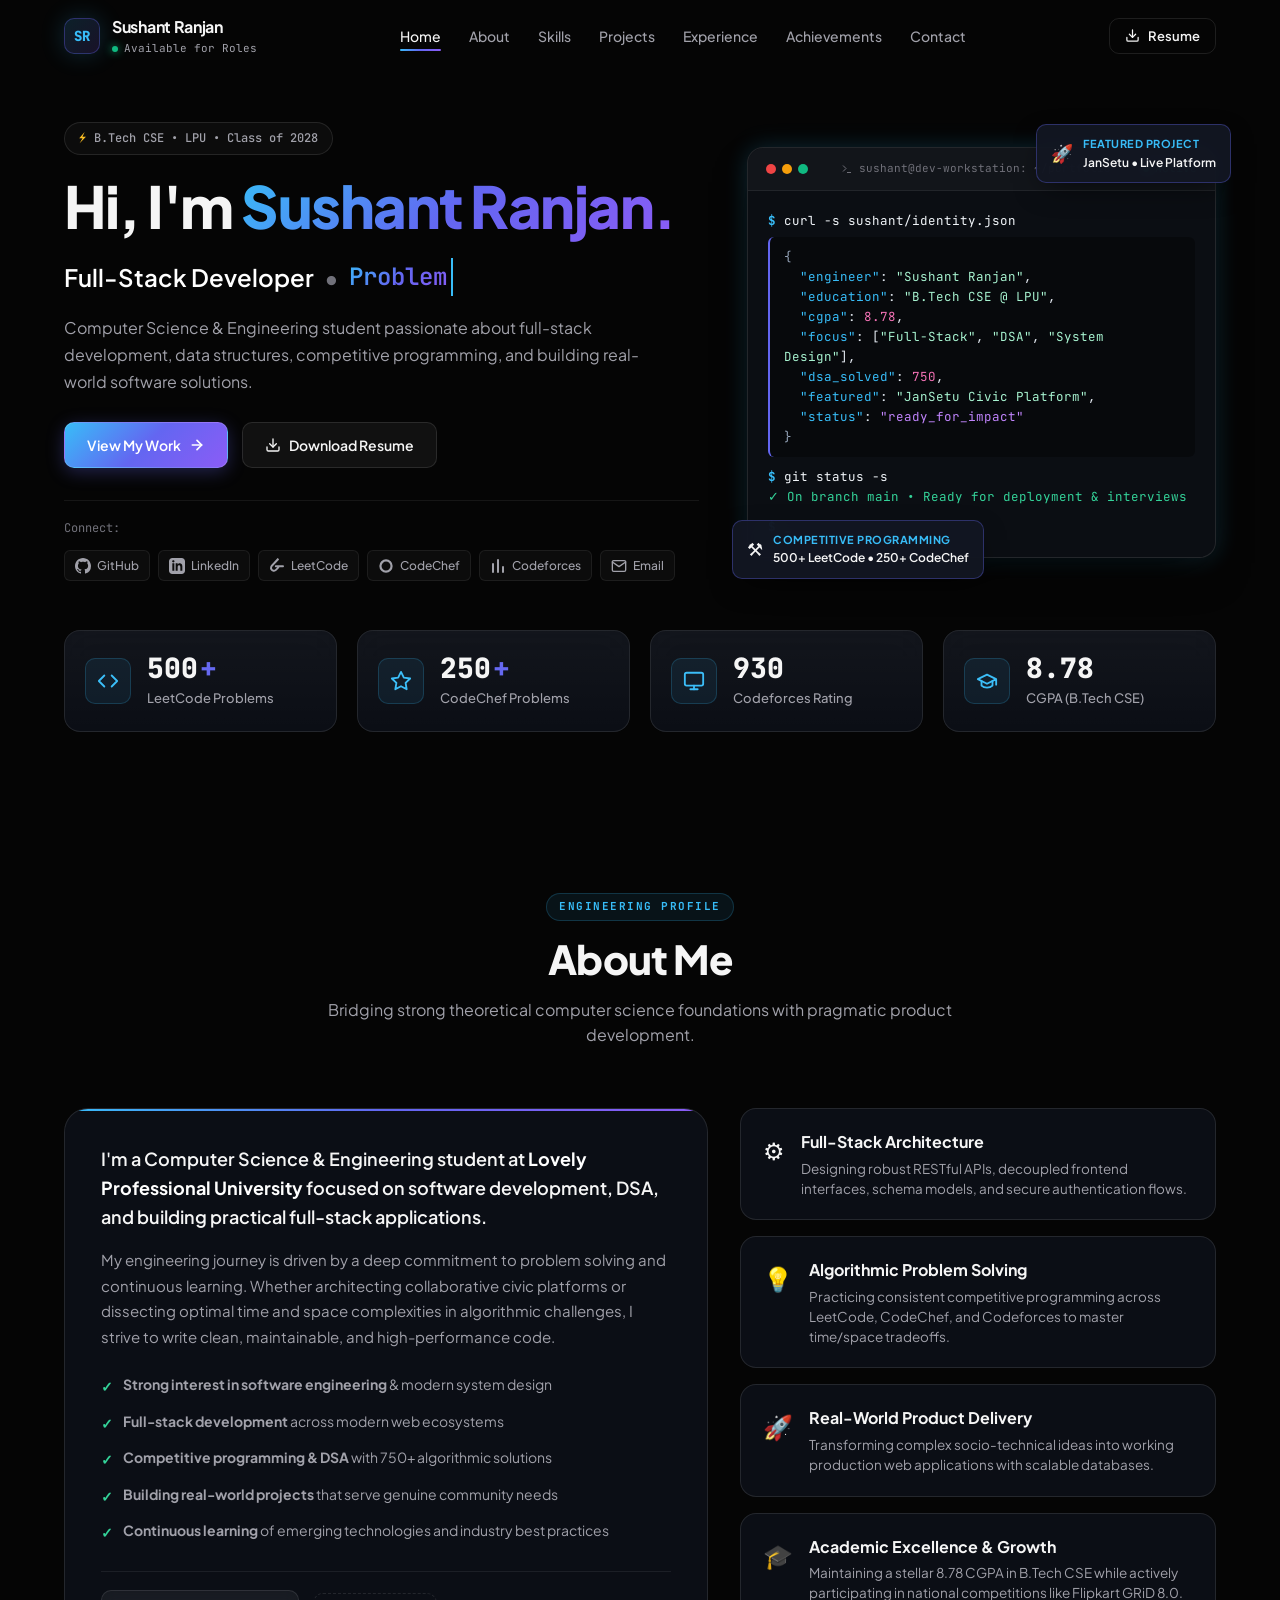
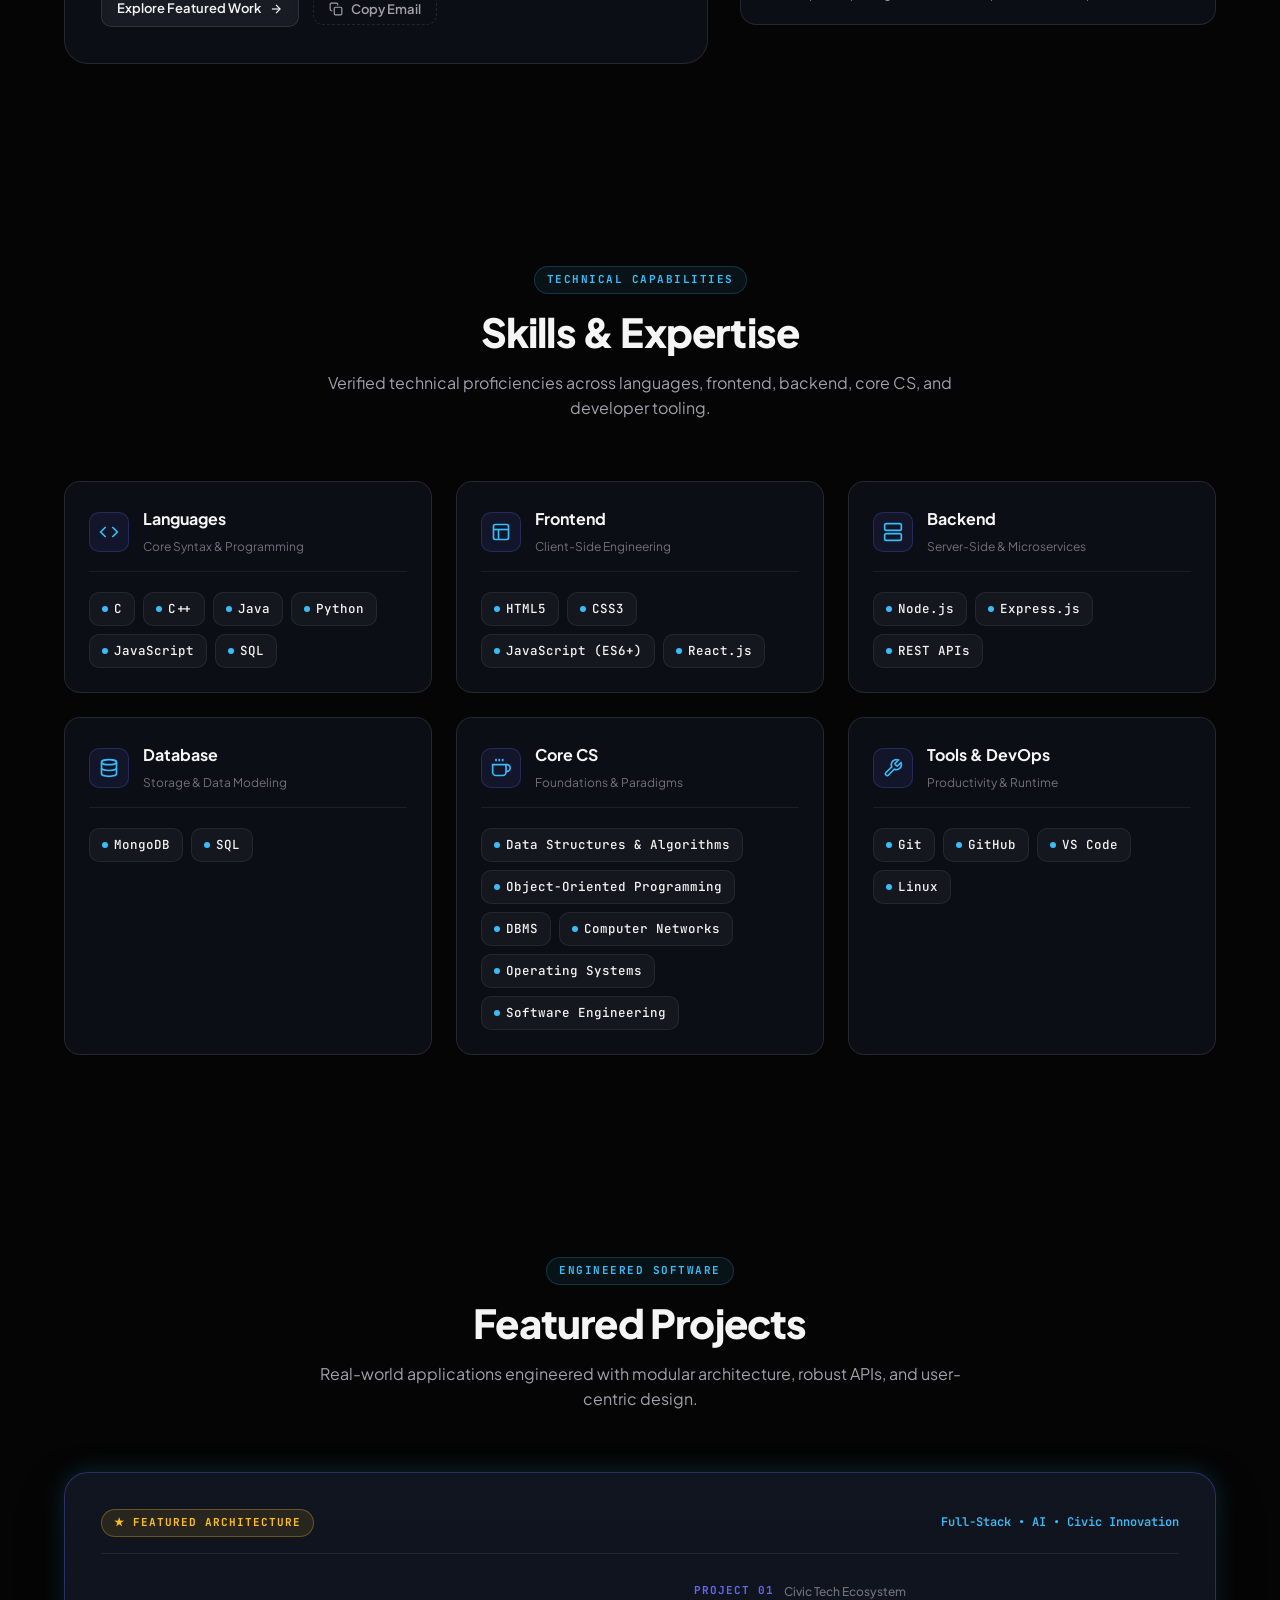
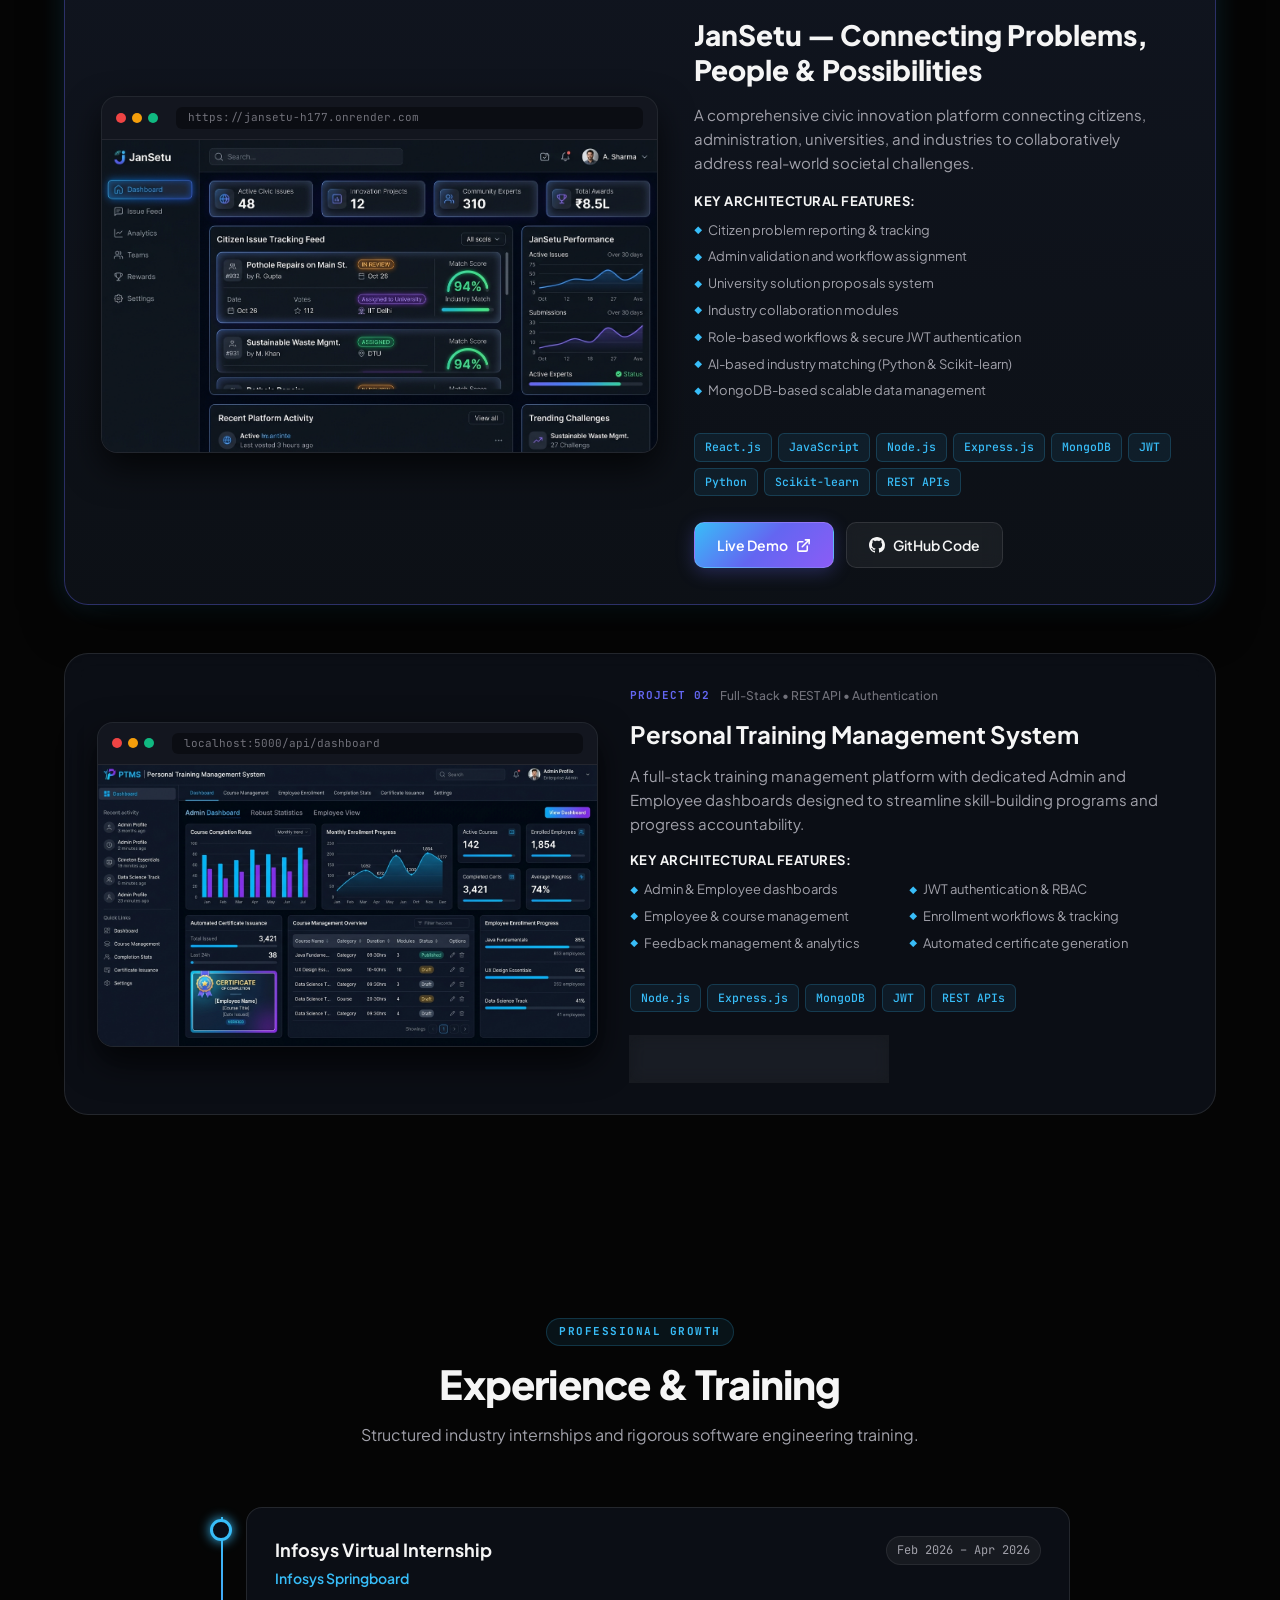
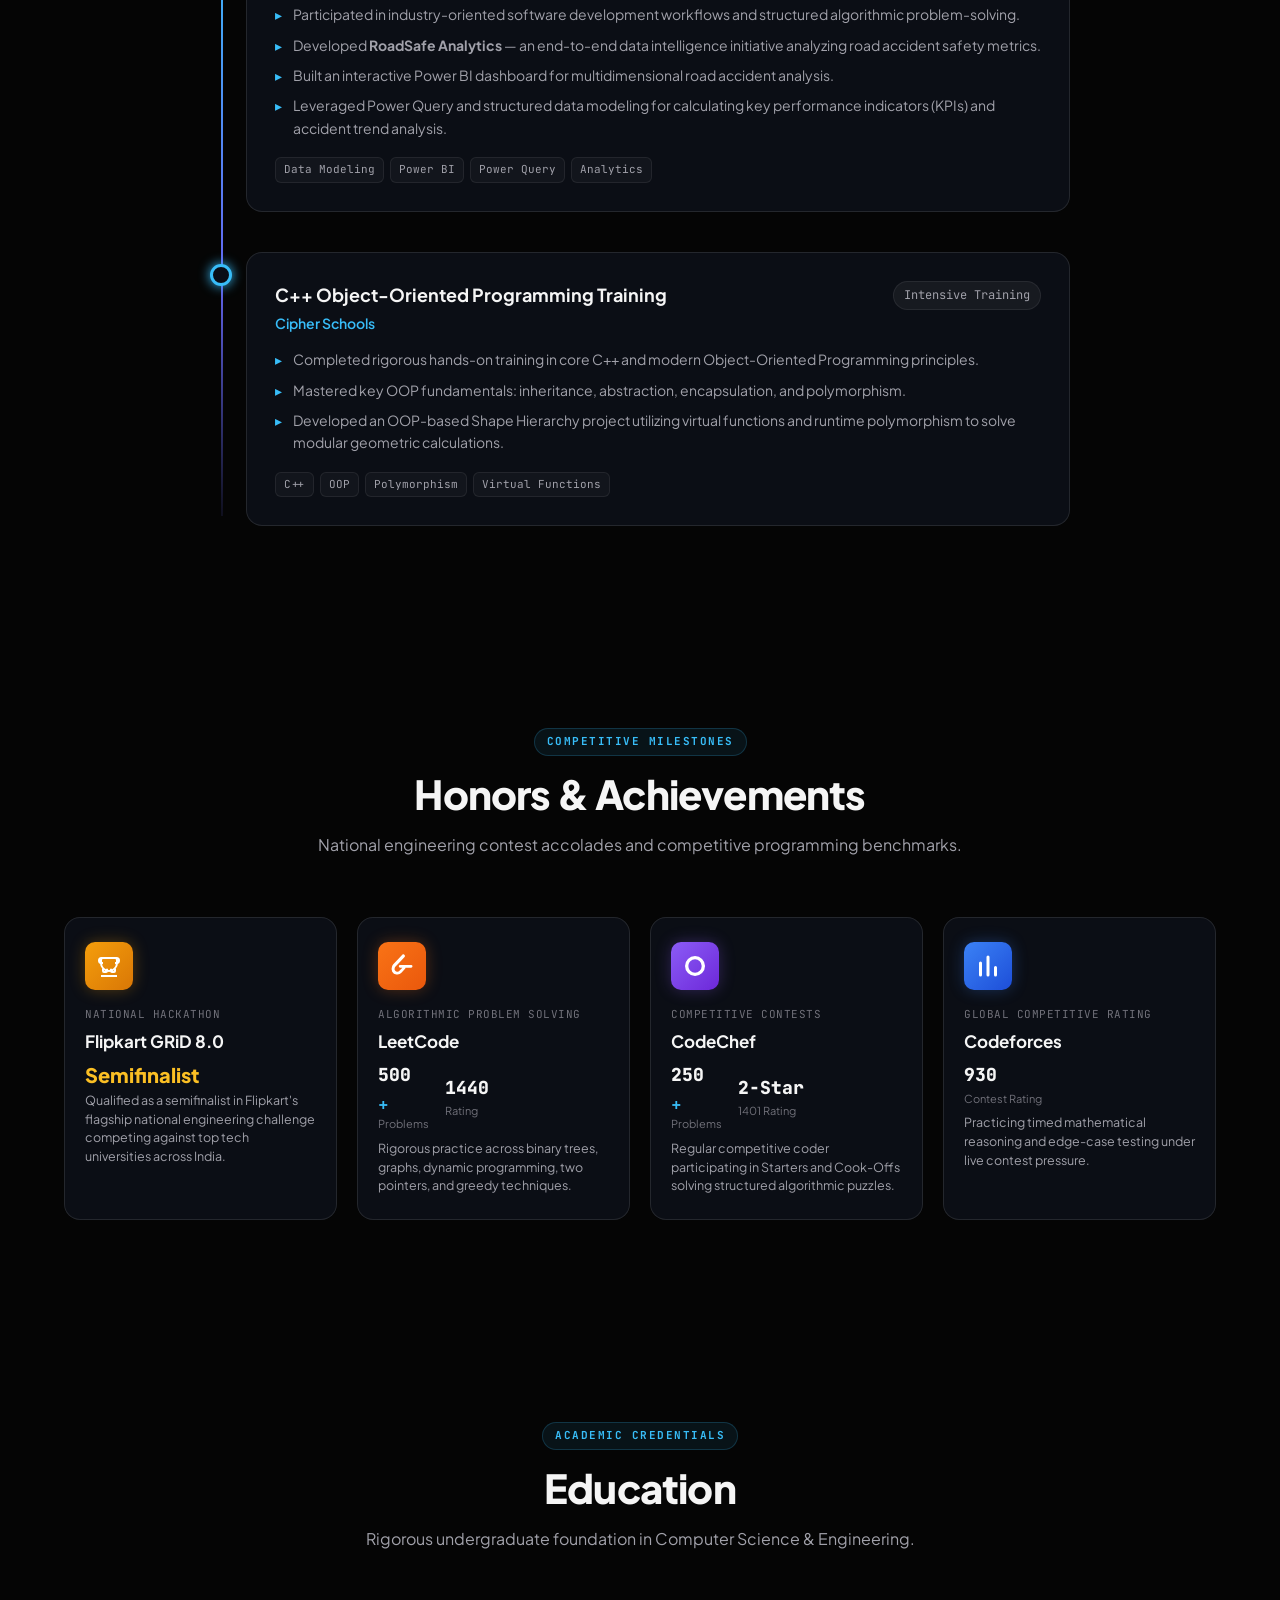
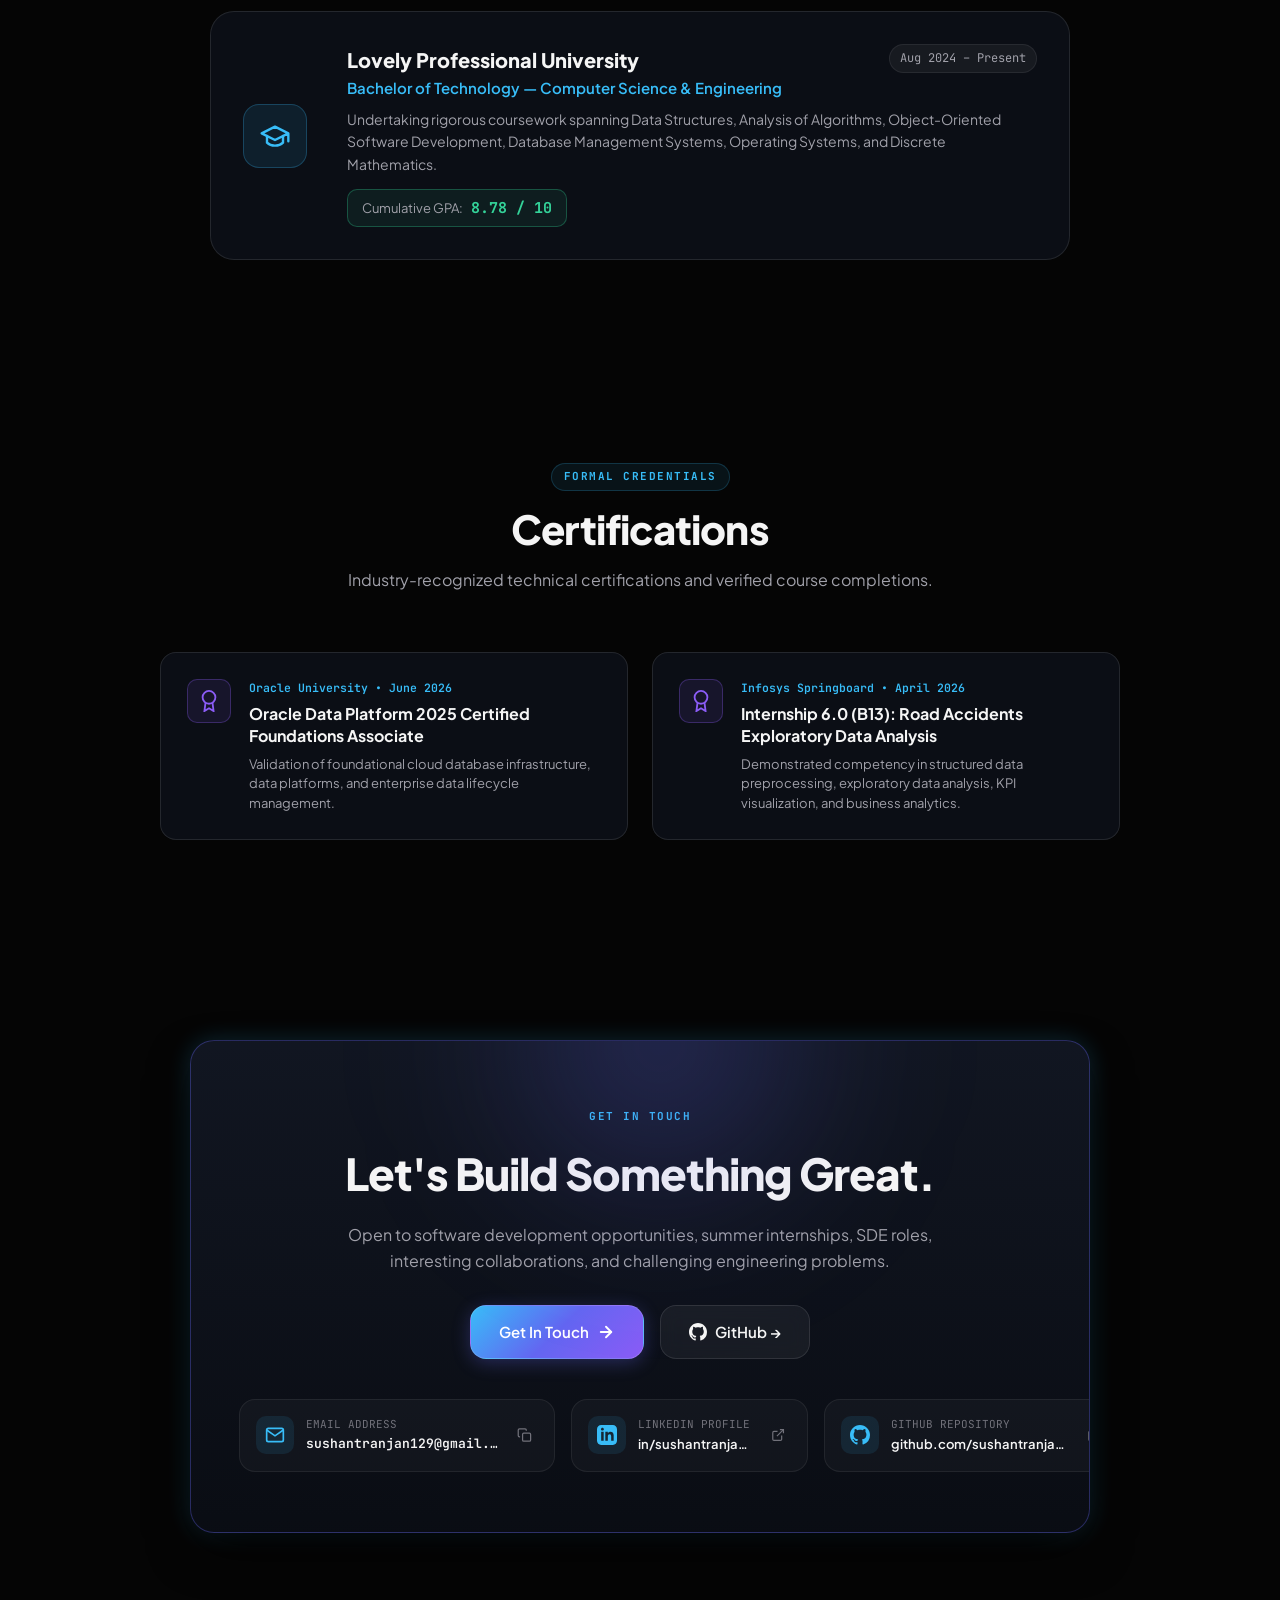
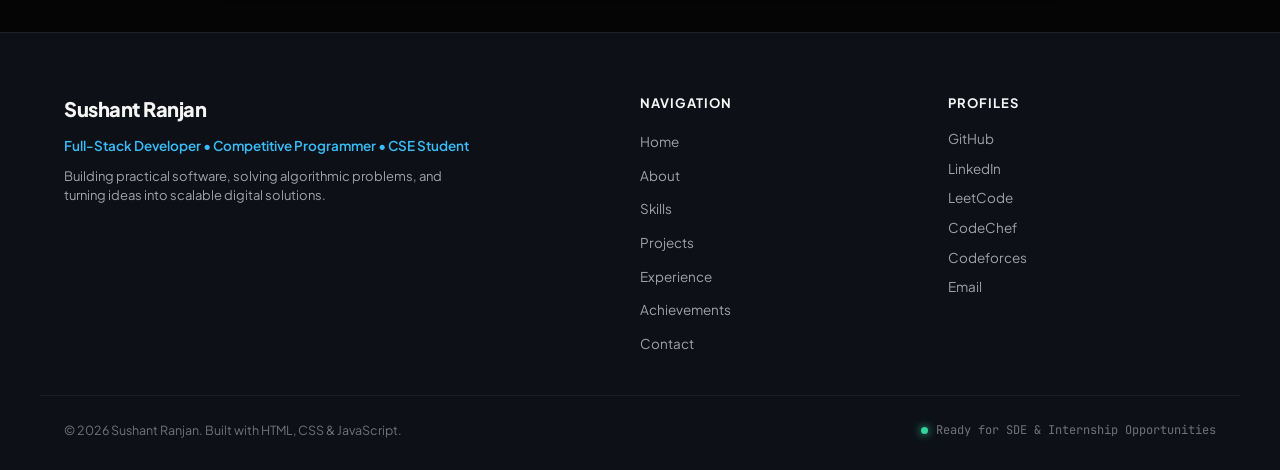
<file: index.html>
<!DOCTYPE html>
<html lang="en" class="scroll-smooth">
<head>
  <meta charset="UTF-8">
  <meta name="viewport" content="width=device-width, initial-scale=1.0">
  <meta http-equiv="X-UA-Compatible" content="ie=edge">
  
  <!-- Primary Meta Tags -->
  <title>Sushant Ranjan | Full-Stack Developer & Competitive Programmer</title>
  <meta name="title" content="Sushant Ranjan | Full-Stack Developer & Competitive Programmer">
  <meta name="description" content="Portfolio of Sushant Ranjan — Computer Science & Engineering student, full-stack developer and competitive programmer building practical software and solving real-world problems.">
  <meta name="keywords" content="Sushant Ranjan, Full-Stack Developer, Competitive Programmer, Computer Science, Software Engineer, JanSetu, React, Node.js, C++, DSA, SDE Portfolio">
  <meta name="author" content="Sushant Ranjan">
  <meta name="theme-color" content="#08090D">

  <!-- Open Graph / Facebook / LinkedIn -->
  <meta property="og:type" content="website">
  <meta property="og:url" content="https://github.com/sushantranjan912">
  <meta property="og:title" content="Sushant Ranjan | Full-Stack Developer & Competitive Programmer">
  <meta property="og:description" content="Computer Science & Engineering student, full-stack developer and competitive programmer building practical software, solving algorithmic problems, and turning ideas into scalable digital solutions.">
  <meta property="og:image" content="assets/images/jansetu-preview.jpg">

  <!-- Twitter Meta Tags -->
  <meta property="twitter:card" content="summary_large_image">
  <meta property="twitter:title" content="Sushant Ranjan | Full-Stack Developer & Competitive Programmer">
  <meta property="twitter:description" content="Computer Science & Engineering student, full-stack developer and competitive programmer building practical software and solving algorithmic problems.">
  <meta property="twitter:image" content="assets/images/jansetu-preview.jpg">

  <!-- Favicon -->
  <link rel="icon" type="image/svg+xml" href="favicon.svg">
  <link rel="alternate icon" href="favicon.ico">

  <!-- Google Fonts: Plus Jakarta Sans & JetBrains Mono -->
  <link rel="preconnect" href="https://fonts.googleapis.com">
  <link rel="preconnect" href="https://fonts.gstatic.com" crossorigin>
  <link href="https://fonts.googleapis.com/css2?family=Plus+Jakarta+Sans:ital,wght@0,300;0,400;0,500;0,600;0,700;0,800;1,400&family=JetBrains+Mono:wght@400;500;600;700&display=swap" rel="stylesheet">

  <!-- Stylesheet -->
  <link rel="stylesheet" href="style.css">

  <!-- Structured Data / JSON-LD -->
  <script type="application/ld+json">
  {
    "@context": "https://schema.org",
    "@type": "Person",
    "name": "Sushant Ranjan",
    "jobTitle": "Full-Stack Developer & Competitive Programmer",
    "url": "https://github.com/sushantranjan912",
    "sameAs": [
      "https://github.com/sushantranjan912",
      "https://www.linkedin.com/in/sushantranjan912/",
      "https://leetcode.com/u/sushant_0912/",
      "https://www.codechef.com/users/sushant_0912",
      "https://codeforces.com/profile/sushantranjan219"
    ],
    "alumniOf": {
      "@type": "EducationalOrganization",
      "name": "Lovely Professional University"
    },
    "knowsAbout": ["Full-Stack Development", "Data Structures & Algorithms", "React.js", "Node.js", "C++", "Python", "MongoDB"]
  }
  </script>
</head>
<body>
  <!-- Background Interactive Mesh & Grid -->
  <div class="bg-wrapper" aria-hidden="true">
    <div class="bg-grid"></div>
    <div class="bg-radial-glow glow-1"></div>
    <div class="bg-radial-glow glow-2"></div>
    <div class="bg-radial-glow glow-3"></div>
    <canvas id="ambient-canvas"></canvas>
  </div>

  <!-- Toast Notification -->
  <div id="toast" class="toast" role="status" aria-live="polite">
    <svg width="18" height="18" viewBox="0 0 24 24" fill="none" stroke="currentColor" stroke-width="2.5" stroke-linecap="round" stroke-linejoin="round" aria-hidden="true"><polyline points="20 6 9 17 4 12"></polyline></svg>
    <span id="toast-message">Email copied to clipboard!</span>
  </div>

  <!-- Sticky Glassmorphism Header / Navigation -->
  <header id="site-header" class="site-header">
    <nav class="navbar container" aria-label="Main Navigation">
      <a href="#home" class="brand" aria-label="Sushant Ranjan Portfolio Home">
        <div class="brand-monogram">SR</div>
        <div class="brand-info">
          <span class="brand-name">Sushant Ranjan</span>
          <span class="brand-status"><span class="status-dot"></span>Available for Roles</span>
        </div>
      </a>

      <!-- Desktop Nav Links -->
      <ul class="nav-links" id="nav-links">
        <li><a href="#home" class="nav-link active">Home</a></li>
        <li><a href="#about" class="nav-link">About</a></li>
        <li><a href="#skills" class="nav-link">Skills</a></li>
        <li><a href="#projects" class="nav-link">Projects</a></li>
        <li><a href="#experience" class="nav-link">Experience</a></li>
        <li><a href="#achievements" class="nav-link">Achievements</a></li>
        <li><a href="#contact" class="nav-link">Contact</a></li>
      </ul>

      <!-- Navbar Action: Resume -->
      <div class="nav-actions">
        <a href="assets/resume/Sushant_Ranjan_Resume.pdf" download="Sushant_Ranjan_Resume.pdf" class="btn btn-outline btn-sm resume-nav-btn" id="nav-resume-btn" aria-label="Download Sushant Ranjan's Resume">
          <svg width="15" height="15" viewBox="0 0 24 24" fill="none" stroke="currentColor" stroke-width="2" stroke-linecap="round" stroke-linejoin="round" aria-hidden="true"><path d="M21 15v4a2 2 0 0 1-2 2H5a2 2 0 0 1-2-2v-4"></path><polyline points="7 10 12 15 17 10"></polyline><line x1="12" y1="15" x2="12" y2="3"></line></svg>
          <span>Resume</span>
        </a>

        <!-- Mobile Menu Toggle -->
        <button id="menu-toggle" class="menu-toggle" aria-label="Toggle navigation menu" aria-expanded="false" aria-controls="mobile-nav">
          <span class="bar"></span>
          <span class="bar"></span>
          <span class="bar"></span>
        </button>
      </div>
    </nav>

    <!-- Mobile Drawer Navigation -->
    <div id="mobile-nav" class="mobile-nav" aria-hidden="true">
      <ul class="mobile-nav-links">
        <li><a href="#home" class="mobile-link">Home</a></li>
        <li><a href="#about" class="mobile-link">About</a></li>
        <li><a href="#skills" class="mobile-link">Skills</a></li>
        <li><a href="#projects" class="mobile-link">Projects</a></li>
        <li><a href="#experience" class="mobile-link">Experience</a></li>
        <li><a href="#achievements" class="mobile-link">Achievements</a></li>
        <li><a href="#contact" class="mobile-link">Contact</a></li>
        <li class="mobile-resume-li">
          <a href="assets/resume/Sushant_Ranjan_Resume.pdf" download="Sushant_Ranjan_Resume.pdf" class="btn btn-primary btn-block">
            <svg width="16" height="16" viewBox="0 0 24 24" fill="none" stroke="currentColor" stroke-width="2" stroke-linecap="round" stroke-linejoin="round" aria-hidden="true"><path d="M21 15v4a2 2 0 0 1-2 2H5a2 2 0 0 1-2-2v-4"></path><polyline points="7 10 12 15 17 10"></polyline><line x1="12" y1="15" x2="12" y2="3"></line></svg>
            Download Resume
          </a>
        </li>
      </ul>
      <div class="mobile-socials">
        <a href="https://github.com/sushantranjan912" target="_blank" rel="noopener noreferrer" aria-label="GitHub">
          <svg width="18" height="18" viewBox="0 0 24 24" fill="currentColor"><path d="M12 0C5.37 0 0 5.37 0 12c0 5.31 3.435 9.795 8.205 11.385.6.105.825-.255.825-.57 0-.285-.015-1.23-.015-2.235-3.015.555-3.795-.735-4.035-1.41-.135-.345-.72-1.41-1.23-1.695-.42-.225-1.02-.78-.015-.795.945-.015 1.62.87 1.845 1.23 1.08 1.815 2.805 1.305 3.495.99.105-.78.42-1.305.765-1.605-2.67-.3-5.46-1.335-5.46-5.925 0-1.305.465-2.385 1.23-3.225-.12-.3-.54-1.53.12-3.18 0 0 1.005-.315 3.3 1.23.96-.27 1.98-.405 3-.405s2.04.135 3 .405c2.295-1.56 3.3-1.23 3.3-1.23.66 1.65.24 2.88.12 3.18.765.84 1.23 1.905 1.23 3.225 0 4.605-2.805 5.625-5.475 5.925.435.375.81 1.095.81 2.22 0 1.605-.015 2.895-.015 3.3 0 .315.225.69.825.57A12.02 12.02 0 0024 12c0-6.63-5.37-12-12-12z"/></svg>
        </a>
        <a href="https://www.linkedin.com/in/sushantranjan912/" target="_blank" rel="noopener noreferrer" aria-label="LinkedIn">
          <svg width="18" height="18" viewBox="0 0 24 24" fill="currentColor"><path d="M19 0h-14c-2.761 0-5 2.239-5 5v14c0 2.761 2.239 5 5 5h14c2.762 0 5-2.239 5-5v-14c0-2.761-2.238-5-5-5zm-11 19h-3v-11h3v11zm-1.5-12.268c-.966 0-1.75-.79-1.75-1.764s.784-1.764 1.75-1.764 1.75.79 1.75 1.764-.783 1.764-1.75 1.764zm13.5 12.268h-3v-5.604c0-3.368-4-3.113-4 0v5.604h-3v-11h3v1.765c1.396-2.586 7-2.777 7 2.476v6.759z"/></svg>
        </a>
        <a href="https://leetcode.com/u/sushant_0912/" target="_blank" rel="noopener noreferrer" aria-label="LeetCode">
          <svg width="18" height="18" viewBox="0 0 24 24" fill="currentColor"><path d="M13.483 0a1.374 1.374 0 0 0-.961.438L7.116 6.226l-3.854 4.126a5.266 5.266 0 0 0-1.209 2.104 5.35 5.35 0 0 0-.125.513 5.527 5.527 0 0 0 .271 4.735 5.46 5.46 0 0 0 4.126 2.748 5.615 5.615 0 0 0 1.25.042 5.54 5.54 0 0 0 3.864-1.78l3.645-3.843a1.376 1.376 0 1 0-1.99-1.905l-3.64 3.839a2.76 2.76 0 0 1-1.92.89 2.8 2.8 0 0 1-.628-.02 2.72 2.72 0 0 1-2.05-1.37 2.78 2.78 0 0 1-.137-2.38 2.65 2.65 0 0 1 .61-1.06l3.854-4.127 5.4-5.788a1.374 1.374 0 0 0-.987-2.344zm7.625 10.967H10.15a1.375 1.375 0 0 0 0 2.75h10.958a1.375 1.375 0 0 0 0-2.75z"/></svg>
        </a>
        <a href="https://www.codechef.com/users/sushant_0912" target="_blank" rel="noopener noreferrer" aria-label="CodeChef">
          <svg width="18" height="18" viewBox="0 0 24 24" fill="currentColor"><path d="M12.012 2a9.988 9.988 0 0 0-7.07 2.93 10.007 10.007 0 0 0 0 14.14 9.988 9.988 0 0 0 14.14 0 9.988 9.988 0 0 0 0-14.14A9.957 9.957 0 0 0 12.012 2zm0 3.333a6.655 6.655 0 0 1 4.717 1.953 6.667 6.667 0 0 1 0 9.428 6.655 6.655 0 0 1-4.717 1.953c-1.77 0-3.435-.69-4.686-1.94-1.251-1.252-1.94-2.917-1.94-4.687s.689-3.435 1.94-4.686a6.655 6.655 0 0 1 4.686-2.021z"/></svg>
        </a>
        <a href="https://codeforces.com/profile/sushantranjan219" target="_blank" rel="noopener noreferrer" aria-label="Codeforces">
          <svg width="18" height="18" viewBox="0 0 24 24" fill="currentColor"><path d="M4.5 7.5a1.5 1.5 0 0 1 1.5 1.5v12a1.5 1.5 0 0 1-3 0v-12a1.5 1.5 0 0 1 1.5-1.5zm7.5-6a1.5 1.5 0 0 1 1.5 1.5v18a1.5 1.5 0 0 1-3 0V3a1.5 1.5 0 0 1 1.5-1.5zm7.5 10.5a1.5 1.5 0 0 1 1.5 1.5v7.5a1.5 1.5 0 0 1-3 0V13.5a1.5 1.5 0 0 1 1.5-1.5z"/></svg>
        </a>
        <a href="mailto:sushantranjan129@gmail.com" aria-label="Email">
          <svg width="18" height="18" viewBox="0 0 24 24" fill="none" stroke="currentColor" stroke-width="2" stroke-linecap="round" stroke-linejoin="round"><path d="M4 4h16c1.1 0 2 .9 2 2v12c0 1.1-.9 2-2 2H4c-1.1 0-2-.9-2-2V6c0-1.1.9-2 2-2z"></path><polyline points="22,6 12,13 2,6"></polyline></svg>
        </a>
      </div>
    </div>
  </header>

  <main>
    <!-- ==================== HERO SECTION ==================== -->
    <section id="home" class="hero-section section-padding">
      <div class="container hero-container">
        
        <div class="hero-content">
          <!-- Top Badge -->
          <div class="hero-pill reveal">
            <span class="pill-spark">⚡</span>
            <span>B.Tech CSE &bull; LPU &bull; Class of 2028</span>
          </div>

          <!-- Main Headline -->
          <h1 class="hero-title reveal">
            Hi, I'm <span class="text-gradient">Sushant Ranjan.</span>
          </h1>

          <!-- Role Typing / Subtitle -->
          <div class="hero-role-wrapper reveal">
            <span class="hero-role-static">Full-Stack Developer</span>
            <span class="role-separator">&bull;</span>
            <span class="hero-role-dynamic" id="dynamic-role-text">Competitive Programmer</span>
          </div>

          <!-- Positioning Statement -->
          <p class="hero-description reveal">
            Computer Science &amp; Engineering student passionate about full-stack development, data structures, competitive programming, and building real-world software solutions.
          </p>

          <!-- Core Call to Actions -->
          <div class="hero-actions reveal">
            <a href="#projects" class="btn btn-primary" id="hero-view-work">
              <span>View My Work</span>
              <svg width="16" height="16" viewBox="0 0 24 24" fill="none" stroke="currentColor" stroke-width="2.5" stroke-linecap="round" stroke-linejoin="round" aria-hidden="true"><line x1="5" y1="12" x2="19" y2="12"></line><polyline points="12 5 19 12 12 19"></polyline></svg>
            </a>
            <a href="assets/resume/Sushant_Ranjan_Resume.pdf" download="Sushant_Ranjan_Resume.pdf" class="btn btn-secondary" id="hero-download-resume">
              <svg width="16" height="16" viewBox="0 0 24 24" fill="none" stroke="currentColor" stroke-width="2" stroke-linecap="round" stroke-linejoin="round" aria-hidden="true"><path d="M21 15v4a2 2 0 0 1-2 2H5a2 2 0 0 1-2-2v-4"></path><polyline points="7 10 12 15 17 10"></polyline><line x1="12" y1="15" x2="12" y2="3"></line></svg>
              <span>Download Resume</span>
            </a>
          </div>

          <!-- Social Links Underneath -->
          <div class="hero-socials reveal">
            <span class="social-label">Connect:</span>
            <div class="social-links-row">
              <a href="https://github.com/sushantranjan912" target="_blank" rel="noopener noreferrer" class="social-chip" title="GitHub Profile">
                <svg width="16" height="16" viewBox="0 0 24 24" fill="currentColor" aria-hidden="true"><path d="M12 0C5.37 0 0 5.37 0 12c0 5.31 3.435 9.795 8.205 11.385.6.105.825-.255.825-.57 0-.285-.015-1.23-.015-2.235-3.015.555-3.795-.735-4.035-1.41-.135-.345-.72-1.41-1.23-1.695-.42-.225-1.02-.78-.015-.795.945-.015 1.62.87 1.845 1.23 1.08 1.815 2.805 1.305 3.495.99.105-.78.42-1.305.765-1.605-2.67-.3-5.46-1.335-5.46-5.925 0-1.305.465-2.385 1.23-3.225-.12-.3-.54-1.53.12-3.18 0 0 1.005-.315 3.3 1.23.96-.27 1.98-.405 3-.405s2.04.135 3 .405c2.295-1.56 3.3-1.23 3.3-1.23.66 1.65.24 2.88.12 3.18.765.84 1.23 1.905 1.23 3.225 0 4.605-2.805 5.625-5.475 5.925.435.375.81 1.095.81 2.22 0 1.605-.015 2.895-.015 3.3 0 .315.225.69.825.57A12.02 12.02 0 0024 12c0-6.63-5.37-12-12-12z"/></svg>
                <span>GitHub</span>
              </a>
              <a href="https://www.linkedin.com/in/sushantranjan912/" target="_blank" rel="noopener noreferrer" class="social-chip" title="LinkedIn Profile">
                <svg width="16" height="16" viewBox="0 0 24 24" fill="currentColor" aria-hidden="true"><path d="M19 0h-14c-2.761 0-5 2.239-5 5v14c0 2.761 2.239 5 5 5h14c2.762 0 5-2.239 5-5v-14c0-2.761-2.238-5-5-5zm-11 19h-3v-11h3v11zm-1.5-12.268c-.966 0-1.75-.79-1.75-1.764s.784-1.764 1.75-1.764 1.75.79 1.75 1.764-.783 1.764-1.75 1.764zm13.5 12.268h-3v-5.604c0-3.368-4-3.113-4 0v5.604h-3v-11h3v1.765c1.396-2.586 7-2.777 7 2.476v6.759z"/></svg>
                <span>LinkedIn</span>
              </a>
              <a href="https://leetcode.com/u/sushant_0912/" target="_blank" rel="noopener noreferrer" class="social-chip" title="LeetCode Profile">
                <svg width="16" height="16" viewBox="0 0 24 24" fill="currentColor" aria-hidden="true"><path d="M13.483 0a1.374 1.374 0 0 0-.961.438L7.116 6.226l-3.854 4.126a5.266 5.266 0 0 0-1.209 2.104 5.35 5.35 0 0 0-.125.513 5.527 5.527 0 0 0 .271 4.735 5.46 5.46 0 0 0 4.126 2.748 5.615 5.615 0 0 0 1.25.042 5.54 5.54 0 0 0 3.864-1.78l3.645-3.843a1.376 1.376 0 1 0-1.99-1.905l-3.64 3.839a2.76 2.76 0 0 1-1.92.89 2.8 2.8 0 0 1-.628-.02 2.72 2.72 0 0 1-2.05-1.37 2.78 2.78 0 0 1-.137-2.38 2.65 2.65 0 0 1 .61-1.06l3.854-4.127 5.4-5.788a1.374 1.374 0 0 0-.987-2.344zm7.625 10.967H10.15a1.375 1.375 0 0 0 0 2.75h10.958a1.375 1.375 0 0 0 0-2.75z"/></svg>
                <span>LeetCode</span>
              </a>
              <a href="https://www.codechef.com/users/sushant_0912" target="_blank" rel="noopener noreferrer" class="social-chip" title="CodeChef Profile">
                <svg width="16" height="16" viewBox="0 0 24 24" fill="currentColor" aria-hidden="true"><path d="M12.012 2a9.988 9.988 0 0 0-7.07 2.93 10.007 10.007 0 0 0 0 14.14 9.988 9.988 0 0 0 14.14 0 9.988 9.988 0 0 0 0-14.14A9.957 9.957 0 0 0 12.012 2zm0 3.333a6.655 6.655 0 0 1 4.717 1.953 6.667 6.667 0 0 1 0 9.428 6.655 6.655 0 0 1-4.717 1.953c-1.77 0-3.435-.69-4.686-1.94-1.251-1.252-1.94-2.917-1.94-4.687s.689-3.435 1.94-4.686a6.655 6.655 0 0 1 4.686-2.021z"/></svg>
                <span>CodeChef</span>
              </a>
              <a href="https://codeforces.com/profile/sushantranjan219" target="_blank" rel="noopener noreferrer" class="social-chip" title="Codeforces Profile">
                <svg width="16" height="16" viewBox="0 0 24 24" fill="currentColor" aria-hidden="true"><path d="M4.5 7.5a1.5 1.5 0 0 1 1.5 1.5v12a1.5 1.5 0 0 1-3 0v-12a1.5 1.5 0 0 1 1.5-1.5zm7.5-6a1.5 1.5 0 0 1 1.5 1.5v18a1.5 1.5 0 0 1-3 0V3a1.5 1.5 0 0 1 1.5-1.5zm7.5 10.5a1.5 1.5 0 0 1 1.5 1.5v7.5a1.5 1.5 0 0 1-3 0V13.5a1.5 1.5 0 0 1 1.5-1.5z"/></svg>
                <span>Codeforces</span>
              </a>
              <a href="mailto:sushantranjan129@gmail.com" class="social-chip" title="Direct Email">
                <svg width="16" height="16" viewBox="0 0 24 24" fill="none" stroke="currentColor" stroke-width="2" stroke-linecap="round" stroke-linejoin="round" aria-hidden="true"><path d="M4 4h16c1.1 0 2 .9 2 2v12c0 1.1-.9 2-2 2H4c-1.1 0-2-.9-2-2V6c0-1.1.9-2 2-2z"></path><polyline points="22,6 12,13 2,6"></polyline></svg>
                <span>Email</span>
              </a>
            </div>
          </div>
        </div>

        <!-- Hero Visual: Developer Dashboard / Code Panel -->
        <div class="hero-visual reveal" aria-hidden="true">
          <div class="terminal-card">
            <!-- Terminal Header -->
            <div class="terminal-header">
              <div class="terminal-dots">
                <span class="dot dot-red"></span>
                <span class="dot dot-amber"></span>
                <span class="dot dot-green"></span>
              </div>
              <div class="terminal-title">
                <svg width="12" height="12" viewBox="0 0 24 24" fill="none" stroke="currentColor" stroke-width="2"><polyline points="4 17 10 11 4 5"></polyline><line x1="12" y1="19" x2="20" y2="19"></line></svg>
                sushant@dev-workstation: ~/portfolio
              </div>
              <div class="terminal-status">
                <span class="pulse-indicator"></span>
                <span>Active</span>
              </div>
            </div>

            <!-- Terminal Body -->
            <div class="terminal-body font-mono">
              <div class="term-line"><span class="prompt">$</span> <span class="term-cmd">curl -s sushant/identity.json</span></div>
              <div class="term-output code-block">
                <span class="syn-bracket">{</span><br>
                &nbsp;&nbsp;<span class="syn-key">"engineer"</span>: <span class="syn-str">"Sushant Ranjan"</span>,<br>
                &nbsp;&nbsp;<span class="syn-key">"education"</span>: <span class="syn-str">"B.Tech CSE @ LPU"</span>,<br>
                &nbsp;&nbsp;<span class="syn-key">"cgpa"</span>: <span class="syn-num">8.78</span>,<br>
                &nbsp;&nbsp;<span class="syn-key">"focus"</span>: [<span class="syn-str">"Full-Stack"</span>, <span class="syn-str">"DSA"</span>, <span class="syn-str">"System Design"</span>],<br>
                &nbsp;&nbsp;<span class="syn-key">"dsa_solved"</span>: <span class="syn-num">750</span>,<br>
                &nbsp;&nbsp;<span class="syn-key">"featured"</span>: <span class="syn-str">"JanSetu Civic Platform"</span>,<br>
                &nbsp;&nbsp;<span class="syn-key">"status"</span>: <span class="syn-val">"ready_for_impact"</span><br>
                <span class="syn-bracket">}</span>
              </div>

              <div class="term-line mt-2"><span class="prompt">$</span> <span class="term-cmd">git status -s</span></div>
              <div class="term-output text-success">
                <span>&#10003; On branch main &bull; Ready for deployment &amp; interviews</span>
              </div>

              <div class="term-line mt-2"><span class="prompt">$</span> <span class="term-cursor">_</span></div>
            </div>

            <!-- Floating Badge Overlay 1 -->
            <div class="floating-badge badge-top-right">
              <div class="badge-icon">&#128640;</div>
              <div class="badge-text">
                <span class="badge-heading">Featured Project</span>
                <span class="badge-sub">JanSetu &bull; Live Platform</span>
              </div>
            </div>

            <!-- Floating Badge Overlay 2 -->
            <div class="floating-badge badge-bottom-left">
              <div class="badge-icon">&#9874;</div>
              <div class="badge-text">
                <span class="badge-heading">Competitive Programming</span>
                <span class="badge-sub">500+ LeetCode &bull; 250+ CodeChef</span>
              </div>
            </div>
          </div>
        </div>

      </div>

      <!-- ==================== HERO STATS SECTION ==================== -->
      <div class="container mt-stats">
        <div class="stats-grid">
          <!-- Stat 1 -->
          <div class="stat-card reveal" data-delay="0">
            <div class="stat-icon-wrap">
              <svg width="22" height="22" viewBox="0 0 24 24" fill="none" stroke="currentColor" stroke-width="2" stroke-linecap="round" stroke-linejoin="round"><path d="M16 18l6-6-6-6"></path><path d="M8 6l-6 6 6 6"></path></svg>
            </div>
            <div class="stat-content">
              <div class="stat-number-row">
                <span class="stat-count" data-target="500">0</span><span class="stat-suffix">+</span>
              </div>
              <div class="stat-label">LeetCode Problems</div>
            </div>
          </div>

          <!-- Stat 2 -->
          <div class="stat-card reveal" data-delay="100">
            <div class="stat-icon-wrap">
              <svg width="22" height="22" viewBox="0 0 24 24" fill="none" stroke="currentColor" stroke-width="2" stroke-linecap="round" stroke-linejoin="round"><polygon points="12 2 15.09 8.26 22 9.27 17 14.14 18.18 21.02 12 17.77 5.82 21.02 7 14.14 2 9.27 8.91 8.26 12 2"></polygon></svg>
            </div>
            <div class="stat-content">
              <div class="stat-number-row">
                <span class="stat-count" data-target="250">0</span><span class="stat-suffix">+</span>
              </div>
              <div class="stat-label">CodeChef Problems</div>
            </div>
          </div>

          <!-- Stat 3 -->
          <div class="stat-card reveal" data-delay="200">
            <div class="stat-icon-wrap">
              <svg width="22" height="22" viewBox="0 0 24 24" fill="none" stroke="currentColor" stroke-width="2" stroke-linecap="round" stroke-linejoin="round"><rect x="2" y="3" width="20" height="14" rx="2" ry="2"></rect><line x1="8" y1="21" x2="16" y2="21"></line><line x1="12" y1="17" x2="12" y2="21"></line></svg>
            </div>
            <div class="stat-content">
              <div class="stat-number-row">
                <span class="stat-count" data-target="930">0</span>
              </div>
              <div class="stat-label">Codeforces Rating</div>
            </div>
          </div>

          <!-- Stat 4 -->
          <div class="stat-card reveal" data-delay="300">
            <div class="stat-icon-wrap">
              <svg width="22" height="22" viewBox="0 0 24 24" fill="none" stroke="currentColor" stroke-width="2" stroke-linecap="round" stroke-linejoin="round"><path d="M22 10v6M2 10l10-5 10 5-10 5z"></path><path d="M6 12v5c3 3 9 3 12 0v-5"></path></svg>
            </div>
            <div class="stat-content">
              <div class="stat-number-row">
                <span class="stat-count" data-target="8.78" data-decimals="2">0.00</span>
              </div>
              <div class="stat-label">CGPA (B.Tech CSE)</div>
            </div>
          </div>
        </div>
      </div>
    </section>

    <!-- ==================== ABOUT SECTION ==================== -->
    <section id="about" class="about-section section-padding">
      <div class="container">
        
        <div class="section-header reveal">
          <span class="section-tag">ENGINEERING PROFILE</span>
          <h2 class="section-title">About Me</h2>
          <p class="section-subtitle">Bridging strong theoretical computer science foundations with pragmatic product development.</p>
        </div>

        <div class="about-grid">
          <!-- Left Column: Story & Narrative -->
          <div class="about-story-card reveal">
            <div class="card-glow-edge"></div>
            <p class="about-lead">
              I'm a Computer Science &amp; Engineering student at <strong class="text-white">Lovely Professional University</strong> focused on software development, DSA, and building practical full-stack applications.
            </p>
            <p class="about-body">
              My engineering journey is driven by a deep commitment to problem solving and continuous learning. Whether architecting collaborative civic platforms or dissecting optimal time and space complexities in algorithmic challenges, I strive to write clean, maintainable, and high-performance code.
            </p>
            
            <div class="about-highlights">
              <div class="highlight-item">
                <span class="highlight-check">&#10003;</span>
                <span><strong>Strong interest in software engineering</strong> &amp; modern system design</span>
              </div>
              <div class="highlight-item">
                <span class="highlight-check">&#10003;</span>
                <span><strong>Full-stack development</strong> across modern web ecosystems</span>
              </div>
              <div class="highlight-item">
                <span class="highlight-check">&#10003;</span>
                <span><strong>Competitive programming &amp; DSA</strong> with 750+ algorithmic solutions</span>
              </div>
              <div class="highlight-item">
                <span class="highlight-check">&#10003;</span>
                <span><strong>Building real-world projects</strong> that serve genuine community needs</span>
              </div>
              <div class="highlight-item">
                <span class="highlight-check">&#10003;</span>
                <span><strong>Continuous learning</strong> of emerging technologies and industry best practices</span>
              </div>
            </div>

            <div class="about-cta-row">
              <a href="#projects" class="btn btn-secondary btn-sm">
                <span>Explore Featured Work</span>
                <svg width="14" height="14" viewBox="0 0 24 24" fill="none" stroke="currentColor" stroke-width="2"><line x1="5" y1="12" x2="19" y2="12"></line><polyline points="12 5 19 12 12 19"></polyline></svg>
              </a>
              <button class="btn btn-ghost btn-sm copy-email-btn" data-email="sushantranjan129@gmail.com" aria-label="Copy Sushant's email address">
                <svg width="14" height="14" viewBox="0 0 24 24" fill="none" stroke="currentColor" stroke-width="2" stroke-linecap="round" stroke-linejoin="round"><rect x="9" y="9" width="13" height="13" rx="2" ry="2"></rect><path d="M5 15H4a2 2 0 0 1-2-2V4a2 2 0 0 1 2-2h9a2 2 0 0 1 2 2v1"></path></svg>
                <span>Copy Email</span>
              </button>
            </div>
          </div>

          <!-- Right Column: Engineering Principles -->
          <div class="about-pillars reveal">
            <div class="pillar-card">
              <div class="pillar-icon">&#9881;</div>
              <div class="pillar-content">
                <h3 class="pillar-title">Full-Stack Architecture</h3>
                <p class="pillar-desc">Designing robust RESTful APIs, decoupled frontend interfaces, schema models, and secure authentication flows.</p>
              </div>
            </div>

            <div class="pillar-card">
              <div class="pillar-icon">&#128161;</div>
              <div class="pillar-content">
                <h3 class="pillar-title">Algorithmic Problem Solving</h3>
                <p class="pillar-desc">Practicing consistent competitive programming across LeetCode, CodeChef, and Codeforces to master time/space tradeoffs.</p>
              </div>
            </div>

            <div class="pillar-card">
              <div class="pillar-icon">&#128640;</div>
              <div class="pillar-content">
                <h3 class="pillar-title">Real-World Product Delivery</h3>
                <p class="pillar-desc">Transforming complex socio-technical ideas into working production web applications with scalable databases.</p>
              </div>
            </div>

            <div class="pillar-card">
              <div class="pillar-icon">&#127891;</div>
              <div class="pillar-content">
                <h3 class="pillar-title">Academic Excellence &amp; Growth</h3>
                <p class="pillar-desc">Maintaining a stellar 8.78 CGPA in B.Tech CSE while actively participating in national competitions like Flipkart GRiD 8.0.</p>
              </div>
            </div>
          </div>

        </div>

      </div>
    </section>

    <!-- ==================== SKILLS SECTION ==================== -->
    <section id="skills" class="skills-section section-padding">
      <div class="container">
        
        <div class="section-header reveal">
          <span class="section-tag">TECHNICAL CAPABILITIES</span>
          <h2 class="section-title">Skills &amp; Expertise</h2>
          <p class="section-subtitle">Verified technical proficiencies across languages, frontend, backend, core CS, and developer tooling.</p>
        </div>

        <div class="skills-grid-container">
          
          <!-- Category 1: Languages -->
          <div class="skill-category-card reveal">
            <div class="category-header">
              <div class="category-icon-box">
                <svg width="20" height="20" viewBox="0 0 24 24" fill="none" stroke="currentColor" stroke-width="2"><polyline points="16 18 22 12 16 6"></polyline><polyline points="8 6 2 12 8 18"></polyline></svg>
              </div>
              <div>
                <h3 class="category-title">Languages</h3>
                <span class="category-subtitle">Core Syntax &amp; Programming</span>
              </div>
            </div>
            <div class="badges-flex">
              <span class="skill-pill"><span class="pill-dot"></span>C</span>
              <span class="skill-pill"><span class="pill-dot"></span>C++</span>
              <span class="skill-pill"><span class="pill-dot"></span>Java</span>
              <span class="skill-pill"><span class="pill-dot"></span>Python</span>
              <span class="skill-pill"><span class="pill-dot"></span>JavaScript</span>
              <span class="skill-pill"><span class="pill-dot"></span>SQL</span>
            </div>
          </div>

          <!-- Category 2: Frontend -->
          <div class="skill-category-card reveal" data-delay="100">
            <div class="category-header">
              <div class="category-icon-box">
                <svg width="20" height="20" viewBox="0 0 24 24" fill="none" stroke="currentColor" stroke-width="2"><rect x="3" y="3" width="18" height="18" rx="2" ry="2"></rect><line x1="3" y1="9" x2="21" y2="9"></line><line x1="9" y1="21" x2="9" y2="9"></line></svg>
              </div>
              <div>
                <h3 class="category-title">Frontend</h3>
                <span class="category-subtitle">Client-Side Engineering</span>
              </div>
            </div>
            <div class="badges-flex">
              <span class="skill-pill"><span class="pill-dot"></span>HTML5</span>
              <span class="skill-pill"><span class="pill-dot"></span>CSS3</span>
              <span class="skill-pill"><span class="pill-dot"></span>JavaScript (ES6+)</span>
              <span class="skill-pill"><span class="pill-dot"></span>React.js</span>
            </div>
          </div>

          <!-- Category 3: Backend -->
          <div class="skill-category-card reveal" data-delay="200">
            <div class="category-header">
              <div class="category-icon-box">
                <svg width="20" height="20" viewBox="0 0 24 24" fill="none" stroke="currentColor" stroke-width="2"><rect x="2" y="2" width="20" height="8" rx="2" ry="2"></rect><rect x="2" y="14" width="20" height="8" rx="2" ry="2"></rect><line x1="6" y1="6" x2="6.01" y2="6"></line><line x1="6" y1="18" x2="6.01" y2="18"></line></svg>
              </div>
              <div>
                <h3 class="category-title">Backend</h3>
                <span class="category-subtitle">Server-Side &amp; Microservices</span>
              </div>
            </div>
            <div class="badges-flex">
              <span class="skill-pill"><span class="pill-dot"></span>Node.js</span>
              <span class="skill-pill"><span class="pill-dot"></span>Express.js</span>
              <span class="skill-pill"><span class="pill-dot"></span>REST APIs</span>
            </div>
          </div>

          <!-- Category 4: Database -->
          <div class="skill-category-card reveal" data-delay="300">
            <div class="category-header">
              <div class="category-icon-box">
                <svg width="20" height="20" viewBox="0 0 24 24" fill="none" stroke="currentColor" stroke-width="2"><ellipse cx="12" cy="5" rx="9" ry="3"></ellipse><path d="M21 12c0 1.66-4 3-9 3s-9-1.34-9-3"></path><path d="M3 5v14c0 1.66 4 3 9 3s9-1.34 9-3V5"></path></svg>
              </div>
              <div>
                <h3 class="category-title">Database</h3>
                <span class="category-subtitle">Storage &amp; Data Modeling</span>
              </div>
            </div>
            <div class="badges-flex">
              <span class="skill-pill"><span class="pill-dot"></span>MongoDB</span>
              <span class="skill-pill"><span class="pill-dot"></span>SQL</span>
            </div>
          </div>

          <!-- Category 5: Core CS -->
          <div class="skill-category-card reveal" data-delay="400">
            <div class="category-header">
              <div class="category-icon-box">
                <svg width="20" height="20" viewBox="0 0 24 24" fill="none" stroke="currentColor" stroke-width="2"><path d="M18 8h1a4 4 0 0 1 0 8h-1"></path><path d="M2 8h16v9a4 4 0 0 1-4 4H6a4 4 0 0 1-4-4V8z"></path><line x1="6" y1="1" x2="6" y2="4"></line><line x1="10" y1="1" x2="10" y2="4"></line><line x1="14" y1="1" x2="14" y2="4"></line></svg>
              </div>
              <div>
                <h3 class="category-title">Core CS</h3>
                <span class="category-subtitle">Foundations &amp; Paradigms</span>
              </div>
            </div>
            <div class="badges-flex">
              <span class="skill-pill"><span class="pill-dot"></span>Data Structures &amp; Algorithms</span>
              <span class="skill-pill"><span class="pill-dot"></span>Object-Oriented Programming</span>
              <span class="skill-pill"><span class="pill-dot"></span>DBMS</span>
              <span class="skill-pill"><span class="pill-dot"></span>Computer Networks</span>
              <span class="skill-pill"><span class="pill-dot"></span>Operating Systems</span>
              <span class="skill-pill"><span class="pill-dot"></span>Software Engineering</span>
            </div>
          </div>

          <!-- Category 6: Tools -->
          <div class="skill-category-card reveal" data-delay="500">
            <div class="category-header">
              <div class="category-icon-box">
                <svg width="20" height="20" viewBox="0 0 24 24" fill="none" stroke="currentColor" stroke-width="2"><path d="M14.7 6.3a1 1 0 0 0 0 1.4l1.6 1.6a1 1 0 0 0 1.4 0l3.77-3.77a6 6 0 0 1-7.94 7.94l-6.91 6.91a2.12 2.12 0 0 1-3-3l6.91-6.91a6 6 0 0 1 7.94-7.94l-3.76 3.76z"></path></svg>
              </div>
              <div>
                <h3 class="category-title">Tools &amp; DevOps</h3>
                <span class="category-subtitle">Productivity &amp; Runtime</span>
              </div>
            </div>
            <div class="badges-flex">
              <span class="skill-pill"><span class="pill-dot"></span>Git</span>
              <span class="skill-pill"><span class="pill-dot"></span>GitHub</span>
              <span class="skill-pill"><span class="pill-dot"></span>VS Code</span>
              <span class="skill-pill"><span class="pill-dot"></span>Linux</span>
            </div>
          </div>

        </div>

      </div>
    </section>

    <!-- ==================== PROJECTS SECTION (STRICTLY TWO PROJECTS) ==================== -->
    <section id="projects" class="projects-section section-padding">
      <div class="container">
        
        <div class="section-header reveal">
          <span class="section-tag">ENGINEERED SOFTWARE</span>
          <h2 class="section-title">Featured Projects</h2>
          <p class="section-subtitle">Real-world applications engineered with modular architecture, robust APIs, and user-centric design.</p>
        </div>

        <div class="projects-wrapper">
          
          <!-- ⭐ FEATURED PROJECT 01 — JANSETU (VISUALLY LARGER) -->
          <article class="project-featured-card reveal">
            <div class="featured-badge-bar">
              <span class="badge-featured-label">&#9733; FEATURED ARCHITECTURE</span>
              <span class="badge-tech-tag">Full-Stack &bull; AI &bull; Civic Innovation</span>
            </div>

            <div class="featured-content-layout">
              <!-- Visual Preview Area -->
              <div class="project-visual-container">
                <div class="browser-mockup-frame">
                  <div class="browser-bar">
                    <span class="dot dot-red"></span>
                    <span class="dot dot-amber"></span>
                    <span class="dot dot-green"></span>
                    <span class="browser-url">https://jansetu-h177.onrender.com</span>
                  </div>
                  <div class="preview-img-wrapper">
                    <img src="assets/images/jansetu-preview.jpg" alt="JanSetu Civic Innovation Platform Dashboard Preview" class="project-preview-img" loading="lazy">
                    <div class="preview-overlay">
                      <a href="https://jansetu-h177.onrender.com/" target="_blank" rel="noopener noreferrer" class="btn btn-primary btn-sm">
                        <span>Launch Live Platform</span>
                        <svg width="14" height="14" viewBox="0 0 24 24" fill="none" stroke="currentColor" stroke-width="2.5"><path d="M18 13v6a2 2 0 0 1-2 2H5a2 2 0 0 1-2-2V8a2 2 0 0 1 2-2h6"></path><polyline points="15 3 21 3 21 9"></polyline><line x1="10" y1="14" x2="21" y2="3"></line></svg>
                      </a>
                    </div>
                  </div>
                </div>
              </div>

              <!-- Content Area -->
              <div class="featured-info-col">
                <div class="project-meta-top">
                  <span class="project-number">PROJECT 01</span>
                  <span class="project-tag-pill">Civic Tech Ecosystem</span>
                </div>

                <h3 class="project-title-large">JanSetu &mdash; Connecting Problems, People &amp; Possibilities</h3>
                
                <p class="project-desc-text">
                  A comprehensive civic innovation platform connecting citizens, administration, universities, and industries to collaboratively address real-world societal challenges.
                </p>

                <!-- Key Highlights List -->
                <div class="project-features-list">
                  <h4 class="features-headline">Key Architectural Features:</h4>
                  <ul class="features-checklist">
                    <li><span class="feat-bullet">&#9670;</span> Citizen problem reporting &amp; tracking</li>
                    <li><span class="feat-bullet">&#9670;</span> Admin validation and workflow assignment</li>
                    <li><span class="feat-bullet">&#9670;</span> University solution proposals system</li>
                    <li><span class="feat-bullet">&#9670;</span> Industry collaboration modules</li>
                    <li><span class="feat-bullet">&#9670;</span> Role-based workflows &amp; secure JWT authentication</li>
                    <li><span class="feat-bullet">&#9670;</span> AI-based industry matching (Python &amp; Scikit-learn)</li>
                    <li><span class="feat-bullet">&#9670;</span> MongoDB-based scalable data management</li>
                  </ul>
                </div>

                <!-- Tech Stack Badges -->
                <div class="project-stack">
                  <span class="stack-badge">React.js</span>
                  <span class="stack-badge">JavaScript</span>
                  <span class="stack-badge">Node.js</span>
                  <span class="stack-badge">Express.js</span>
                  <span class="stack-badge">MongoDB</span>
                  <span class="stack-badge">JWT</span>
                  <span class="stack-badge">Python</span>
                  <span class="stack-badge">Scikit-learn</span>
                  <span class="stack-badge">REST APIs</span>
                </div>

                <!-- Action Buttons: Live Demo is visually primary -->
                <div class="project-actions">
                  <a href="https://jansetu-h177.onrender.com/" target="_blank" rel="noopener noreferrer" class="btn btn-primary" id="jansetu-live-demo-btn">
                    <span>Live Demo</span>
                    <svg width="15" height="15" viewBox="0 0 24 24" fill="none" stroke="currentColor" stroke-width="2.5" stroke-linecap="round" stroke-linejoin="round" aria-hidden="true"><path d="M18 13v6a2 2 0 0 1-2 2H5a2 2 0 0 1-2-2V8a2 2 0 0 1 2-2h6"></path><polyline points="15 3 21 3 21 9"></polyline><line x1="10" y1="14" x2="21" y2="3"></line></svg>
                  </a>
                  <a href="https://github.com/sushantranjan912/JanSetu" target="_blank" rel="noopener noreferrer" class="btn btn-secondary" id="jansetu-github-btn">
                    <svg width="16" height="16" viewBox="0 0 24 24" fill="currentColor" aria-hidden="true"><path d="M12 0C5.37 0 0 5.37 0 12c0 5.31 3.435 9.795 8.205 11.385.6.105.825-.255.825-.57 0-.285-.015-1.23-.015-2.235-3.015.555-3.795-.735-4.035-1.41-.135-.345-.72-1.41-1.23-1.695-.42-.225-1.02-.78-.015-.795.945-.015 1.62.87 1.845 1.23 1.08 1.815 2.805 1.305 3.495.99.105-.78.42-1.305.765-1.605-2.67-.3-5.46-1.335-5.46-5.925 0-1.305.465-2.385 1.23-3.225-.12-.3-.54-1.53.12-3.18 0 0 1.005-.315 3.3 1.23.96-.27 1.98-.405 3-.405s2.04.135 3 .405c2.295-1.56 3.3-1.23 3.3-1.23.66 1.65.24 2.88.12 3.18.765.84 1.23 1.905 1.23 3.225 0 4.605-2.805 5.625-5.475 5.925.435.375.81 1.095.81 2.22 0 1.605-.015 2.895-.015 3.3 0 .315.225.69.825.57A12.02 12.02 0 0024 12c0-6.63-5.37-12-12-12z"/></svg>
                    <span>GitHub Code</span>
                  </a>
                </div>

              </div>
            </div>
          </article>

          <!-- PROJECT 02 — PERSONAL TRAINING MANAGEMENT SYSTEM -->
          <article class="project-secondary-card reveal">
            <div class="secondary-content-layout">
              <!-- Visual Preview Area -->
              <div class="project-visual-container">
                <div class="browser-mockup-frame">
                  <div class="browser-bar">
                    <span class="dot dot-red"></span>
                    <span class="dot dot-amber"></span>
                    <span class="dot dot-green"></span>
                    <span class="browser-url">localhost:5000/api/dashboard</span>
                  </div>
                  <div class="preview-img-wrapper">
                    <img src="assets/images/training-management-preview.jpg" alt="Personal Training Management System Dashboard Preview" class="project-preview-img" loading="lazy">
                  </div>
                </div>
              </div>

              <!-- Content Area -->
              <div class="secondary-info-col">
                <div class="project-meta-top">
                  <span class="project-number">PROJECT 02</span>
                  <span class="project-tag-pill">Full-Stack &bull; REST API &bull; Authentication</span>
                </div>

                <h3 class="project-title-medium">Personal Training Management System</h3>
                
                <p class="project-desc-text">
                  A full-stack training management platform with dedicated Admin and Employee dashboards designed to streamline skill-building programs and progress accountability.
                </p>

                <!-- Key Highlights List -->
                <div class="project-features-list">
                  <h4 class="features-headline">Key Architectural Features:</h4>
                  <ul class="features-checklist-grid">
                    <li><span class="feat-bullet">&#9670;</span> Admin &amp; Employee dashboards</li>
                    <li><span class="feat-bullet">&#9670;</span> JWT authentication &amp; RBAC</li>
                    <li><span class="feat-bullet">&#9670;</span> Employee &amp; course management</li>
                    <li><span class="feat-bullet">&#9670;</span> Enrollment workflows &amp; tracking</li>
                    <li><span class="feat-bullet">&#9670;</span> Feedback management &amp; analytics</li>
                    <li><span class="feat-bullet">&#9670;</span> Automated certificate generation</li>
                  </ul>
                </div>

                <!-- Tech Stack Badges -->
                <div class="project-stack">
                  <span class="stack-badge">Node.js</span>
                  <span class="stack-badge">Express.js</span>
                  <span class="stack-badge">MongoDB</span>
                  <span class="stack-badge">JWT</span>
                  <span class="stack-badge">REST APIs</span>
                </div>

                <!-- Action Button -->
                <div class="project-actions">
                  <a href="https://github.com/sushantranjan912" target="_blank" rel="noopener noreferrer" class="btn btn-secondary" id="ptms-github-btn">
                    <svg width="16" height="16" viewBox="0 0 24 24" fill="currentColor" aria-hidden="true"><path d="M12 0C5.37 0 0 5.37 0 12c0 5.31 3.435 9.795 8.205 11.385.6.105.825-.255.825-.57 0-.285-.015-1.23-.015-2.235-3.015.555-3.795-.735-4.035-1.41-.135-.345-.72-1.41-1.23-1.695-.42-.225-1.02-.78-.015-.795.945-.015 1.62.87 1.845 1.23 1.08 1.815 2.805 1.305 3.495.99.105-.78.42-1.305.765-1.605-2.67-.3-5.46-1.335-5.46-5.925 0-1.305.465-2.385 1.23-3.225-.12-.3-.54-1.53.12-3.18 0 0 1.005-.315 3.3 1.23.96-.27 1.98-.405 3-.405s2.04.135 3 .405c2.295-1.56 3.3-1.23 3.3-1.23.66 1.65.24 2.88.12 3.18.765.84 1.23 1.905 1.23 3.225 0 4.605-2.805 5.625-5.475 5.925.435.375.81 1.095.81 2.22 0 1.605-.015 2.895-.015 3.3 0 .315.225.69.825.57A12.02 12.02 0 0024 12c0-6.63-5.37-12-12-12z"/></svg>
                    <span>View Repository on GitHub &nearr;</span>
                  </a>
                </div>

              </div>
            </div>
          </article>

        </div>

      </div>
    </section>

    <!-- ==================== EXPERIENCE & TRAINING SECTION ==================== -->
    <section id="experience" class="experience-section section-padding">
      <div class="container">
        
        <div class="section-header reveal">
          <span class="section-tag">PROFESSIONAL GROWTH</span>
          <h2 class="section-title">Experience &amp; Training</h2>
          <p class="section-subtitle">Structured industry internships and rigorous software engineering training.</p>
        </div>

        <div class="timeline-container">
          
          <!-- Experience Item 1 -->
          <div class="timeline-item reveal">
            <div class="timeline-marker">
              <div class="marker-dot"></div>
            </div>
            <div class="timeline-card">
              <div class="timeline-header-row">
                <div>
                  <h3 class="timeline-role">Infosys Virtual Internship</h3>
                  <div class="timeline-org">Infosys Springboard</div>
                </div>
                <div class="timeline-badge-date">Feb 2026 &ndash; Apr 2026</div>
              </div>
              <ul class="timeline-bullets">
                <li>Participated in industry-oriented software development workflows and structured algorithmic problem-solving.</li>
                <li>Developed <strong>RoadSafe Analytics</strong> &mdash; an end-to-end data intelligence initiative analyzing road accident safety metrics.</li>
                <li>Built an interactive Power BI dashboard for multidimensional road accident analysis.</li>
                <li>Leveraged Power Query and structured data modeling for calculating key performance indicators (KPIs) and accident trend analysis.</li>
              </ul>
              <div class="timeline-tags">
                <span class="t-tag">Data Modeling</span>
                <span class="t-tag">Power BI</span>
                <span class="t-tag">Power Query</span>
                <span class="t-tag">Analytics</span>
              </div>
            </div>
          </div>

          <!-- Experience Item 2 -->
          <div class="timeline-item reveal" data-delay="150">
            <div class="timeline-marker">
              <div class="marker-dot"></div>
            </div>
            <div class="timeline-card">
              <div class="timeline-header-row">
                <div>
                  <h3 class="timeline-role">C++ Object-Oriented Programming Training</h3>
                  <div class="timeline-org">Cipher Schools</div>
                </div>
                <div class="timeline-badge-date">Intensive Training</div>
              </div>
              <ul class="timeline-bullets">
                <li>Completed rigorous hands-on training in core C++ and modern Object-Oriented Programming principles.</li>
                <li>Mastered key OOP fundamentals: inheritance, abstraction, encapsulation, and polymorphism.</li>
                <li>Developed an OOP-based Shape Hierarchy project utilizing virtual functions and runtime polymorphism to solve modular geometric calculations.</li>
              </ul>
              <div class="timeline-tags">
                <span class="t-tag">C++</span>
                <span class="t-tag">OOP</span>
                <span class="t-tag">Polymorphism</span>
                <span class="t-tag">Virtual Functions</span>
              </div>
            </div>
          </div>

        </div>

      </div>
    </section>

    <!-- ==================== ACHIEVEMENTS SECTION ==================== -->
    <section id="achievements" class="achievements-section section-padding">
      <div class="container">
        
        <div class="section-header reveal">
          <span class="section-tag">COMPETITIVE MILESTONES</span>
          <h2 class="section-title">Honors &amp; Achievements</h2>
          <p class="section-subtitle">National engineering contest accolades and competitive programming benchmarks.</p>
        </div>

        <div class="achievements-grid">
          
          <!-- Achievement 1: Flipkart GRiD -->
          <div class="achievement-card reveal">
            <div class="achieve-icon-box gradient-gold">
              <svg width="24" height="24" viewBox="0 0 24 24" fill="none" stroke="currentColor" stroke-width="2"><path d="M6 9H4.5a2.5 2.5 0 0 1 0-5H6"></path><path d="M18 9h1.5a2.5 2.5 0 0 0 0-5H18"></path><path d="M4 22h16"></path><path d="M10 14.66V17c0 .55-.45 1-1 1H7c-.55 0-1-.45-1-1v-2.34"></path><path d="M18 14.66V17c0 .55-.45 1-1 1h-2c-.55 0-1-.45-1-1v-2.34"></path><path d="M6 4h12a2 2 0 0 1 2 2v3a8 8 0 0 1-8 8 8 8 0 0 1-8-8V6a2 2 0 0 1 2-2z"></path></svg>
            </div>
            <div class="achieve-content">
              <div class="achieve-badge">National Hackathon</div>
              <h3 class="achieve-title">Flipkart GRiD 8.0</h3>
              <div class="achieve-highlight">Semifinalist</div>
              <p class="achieve-desc">Qualified as a semifinalist in Flipkart's flagship national engineering challenge competing against top tech universities across India.</p>
            </div>
          </div>

          <!-- Achievement 2: LeetCode -->
          <div class="achievement-card reveal" data-delay="100">
            <div class="achieve-icon-box gradient-amber">
              <svg width="24" height="24" viewBox="0 0 24 24" fill="currentColor"><path d="M13.483 0a1.374 1.374 0 0 0-.961.438L7.116 6.226l-3.854 4.126a5.266 5.266 0 0 0-1.209 2.104 5.35 5.35 0 0 0-.125.513 5.527 5.527 0 0 0 .271 4.735 5.46 5.46 0 0 0 4.126 2.748 5.615 5.615 0 0 0 1.25.042 5.54 5.54 0 0 0 3.864-1.78l3.645-3.843a1.376 1.376 0 1 0-1.99-1.905l-3.64 3.839a2.76 2.76 0 0 1-1.92.89 2.8 2.8 0 0 1-.628-.02 2.72 2.72 0 0 1-2.05-1.37 2.78 2.78 0 0 1-.137-2.38 2.65 2.65 0 0 1 .61-1.06l3.854-4.127 5.4-5.788a1.374 1.374 0 0 0-.987-2.344zm7.625 10.967H10.15a1.375 1.375 0 0 0 0 2.75h10.958a1.375 1.375 0 0 0 0-2.75z"/></svg>
            </div>
            <div class="achieve-content">
              <div class="achieve-badge">Algorithmic Problem Solving</div>
              <h3 class="achieve-title">LeetCode</h3>
              <div class="achieve-stats-row">
                <div class="mini-stat">
                  <span class="m-val counter" data-target="500">0</span><span class="m-plus">+</span>
                  <span class="m-lbl">Problems</span>
                </div>
                <div class="mini-stat">
                  <span class="m-val counter" data-target="1440">0</span>
                  <span class="m-lbl">Rating</span>
                </div>
              </div>
              <p class="achieve-desc">Rigorous practice across binary trees, graphs, dynamic programming, two pointers, and greedy techniques.</p>
            </div>
          </div>

          <!-- Achievement 3: CodeChef -->
          <div class="achievement-card reveal" data-delay="200">
            <div class="achieve-icon-box gradient-bronze">
              <svg width="24" height="24" viewBox="0 0 24 24" fill="currentColor"><path d="M12.012 2a9.988 9.988 0 0 0-7.07 2.93 10.007 10.007 0 0 0 0 14.14 9.988 9.988 0 0 0 14.14 0 9.988 9.988 0 0 0 0-14.14A9.957 9.957 0 0 0 12.012 2zm0 3.333a6.655 6.655 0 0 1 4.717 1.953 6.667 6.667 0 0 1 0 9.428 6.655 6.655 0 0 1-4.717 1.953c-1.77 0-3.435-.69-4.686-1.94-1.251-1.252-1.94-2.917-1.94-4.687s.689-3.435 1.94-4.686a6.655 6.655 0 0 1 4.686-2.021z"/></svg>
            </div>
            <div class="achieve-content">
              <div class="achieve-badge">Competitive Contests</div>
              <h3 class="achieve-title">CodeChef</h3>
              <div class="achieve-stats-row">
                <div class="mini-stat">
                  <span class="m-val counter" data-target="250">0</span><span class="m-plus">+</span>
                  <span class="m-lbl">Problems</span>
                </div>
                <div class="mini-stat">
                  <span class="m-val">2-Star</span>
                  <span class="m-lbl">1401 Rating</span>
                </div>
              </div>
              <p class="achieve-desc">Regular competitive coder participating in Starters and Cook-Offs solving structured algorithmic puzzles.</p>
            </div>
          </div>

          <!-- Achievement 4: Codeforces -->
          <div class="achievement-card reveal" data-delay="300">
            <div class="achieve-icon-box gradient-blue">
              <svg width="24" height="24" viewBox="0 0 24 24" fill="currentColor"><path d="M4.5 7.5a1.5 1.5 0 0 1 1.5 1.5v12a1.5 1.5 0 0 1-3 0v-12a1.5 1.5 0 0 1 1.5-1.5zm7.5-6a1.5 1.5 0 0 1 1.5 1.5v18a1.5 1.5 0 0 1-3 0V3a1.5 1.5 0 0 1 1.5-1.5zm7.5 10.5a1.5 1.5 0 0 1 1.5 1.5v7.5a1.5 1.5 0 0 1-3 0V13.5a1.5 1.5 0 0 1 1.5-1.5z"/></svg>
            </div>
            <div class="achieve-content">
              <div class="achieve-badge">Global Competitive Rating</div>
              <h3 class="achieve-title">Codeforces</h3>
              <div class="achieve-stats-row">
                <div class="mini-stat">
                  <span class="m-val counter" data-target="930">0</span>
                  <span class="m-lbl">Contest Rating</span>
                </div>
              </div>
              <p class="achieve-desc">Practicing timed mathematical reasoning and edge-case testing under live contest pressure.</p>
            </div>
          </div>

        </div>

      </div>
    </section>

    <!-- ==================== EDUCATION SECTION ==================== -->
    <section id="education" class="education-section section-padding">
      <div class="container">
        
        <div class="section-header reveal">
          <span class="section-tag">ACADEMIC CREDENTIALS</span>
          <h2 class="section-title">Education</h2>
          <p class="section-subtitle">Rigorous undergraduate foundation in Computer Science &amp; Engineering.</p>
        </div>

        <div class="education-card reveal">
          <div class="edu-icon-col">
            <div class="university-crest">
              <svg width="32" height="32" viewBox="0 0 24 24" fill="none" stroke="currentColor" stroke-width="1.8" stroke-linecap="round" stroke-linejoin="round"><path d="M22 10v6M2 10l10-5 10 5-10 5z"></path><path d="M6 12v5c3 3 9 3 12 0v-5"></path></svg>
            </div>
          </div>

          <div class="edu-details-col">
            <div class="edu-top-row">
              <div>
                <h3 class="edu-institution">Lovely Professional University</h3>
                <div class="edu-degree">Bachelor of Technology &mdash; Computer Science &amp; Engineering</div>
              </div>
              <div class="edu-period">Aug 2024 &ndash; Present</div>
            </div>

            <p class="edu-summary">
              Undertaking rigorous coursework spanning Data Structures, Analysis of Algorithms, Object-Oriented Software Development, Database Management Systems, Operating Systems, and Discrete Mathematics.
            </p>

            <div class="edu-grade-badge">
              <span class="grade-label">Cumulative GPA:</span>
              <span class="grade-score">8.78 / 10</span>
            </div>
          </div>
        </div>

      </div>
    </section>

    <!-- ==================== CERTIFICATIONS SECTION ==================== -->
    <section id="certifications" class="certifications-section section-padding">
      <div class="container">
        
        <div class="section-header reveal">
          <span class="section-tag">FORMAL CREDENTIALS</span>
          <h2 class="section-title">Certifications</h2>
          <p class="section-subtitle">Industry-recognized technical certifications and verified course completions.</p>
        </div>

        <div class="certifications-grid">
          
          <!-- Certification 1 -->
          <div class="cert-card reveal">
            <div class="cert-icon-wrapper">
              <svg width="22" height="22" viewBox="0 0 24 24" fill="none" stroke="currentColor" stroke-width="2"><circle cx="12" cy="8" r="7"></circle><polyline points="8.21 13.89 7 23 12 20 17 23 15.79 13.88"></polyline></svg>
            </div>
            <div class="cert-body">
              <div class="cert-issuer">Oracle University &bull; June 2026</div>
              <h3 class="cert-name">Oracle Data Platform 2025 Certified Foundations Associate</h3>
              <p class="cert-desc">Validation of foundational cloud database infrastructure, data platforms, and enterprise data lifecycle management.</p>
            </div>
          </div>

          <!-- Certification 2 -->
          <div class="cert-card reveal" data-delay="150">
            <div class="cert-icon-wrapper">
              <svg width="22" height="22" viewBox="0 0 24 24" fill="none" stroke="currentColor" stroke-width="2"><circle cx="12" cy="8" r="7"></circle><polyline points="8.21 13.89 7 23 12 20 17 23 15.79 13.88"></polyline></svg>
            </div>
            <div class="cert-body">
              <div class="cert-issuer">Infosys Springboard &bull; April 2026</div>
              <h3 class="cert-name">Internship 6.0 (B13): Road Accidents Exploratory Data Analysis</h3>
              <p class="cert-desc">Demonstrated competency in structured data preprocessing, exploratory data analysis, KPI visualization, and business analytics.</p>
            </div>
          </div>

        </div>

      </div>
    </section>

    <!-- ==================== CONTACT SECTION ==================== -->
    <section id="contact" class="contact-section section-padding">
      <div class="container">
        
        <div class="contact-cta-card reveal">
          <div class="cta-glow-background" aria-hidden="true"></div>
          
          <div class="cta-content">
            <span class="cta-tag">GET IN TOUCH</span>
            <h2 class="cta-title">Let's Build Something Great.</h2>
            <p class="cta-text">
              Open to software development opportunities, summer internships, SDE roles, interesting collaborations, and challenging engineering problems.
            </p>

            <!-- Primary CTAs -->
            <div class="cta-actions">
              <a href="mailto:sushantranjan129@gmail.com" class="btn btn-primary btn-lg" id="contact-email-btn">
                <span>Get In Touch</span>
                <svg width="18" height="18" viewBox="0 0 24 24" fill="none" stroke="currentColor" stroke-width="2.5" stroke-linecap="round" stroke-linejoin="round" aria-hidden="true"><line x1="5" y1="12" x2="19" y2="12"></line><polyline points="12 5 19 12 12 19"></polyline></svg>
              </a>
              <a href="https://github.com/sushantranjan912" target="_blank" rel="noopener noreferrer" class="btn btn-secondary btn-lg" id="contact-github-btn">
                <svg width="18" height="18" viewBox="0 0 24 24" fill="currentColor" aria-hidden="true"><path d="M12 0C5.37 0 0 5.37 0 12c0 5.31 3.435 9.795 8.205 11.385.6.105.825-.255.825-.57 0-.285-.015-1.23-.015-2.235-3.015.555-3.795-.735-4.035-1.41-.135-.345-.72-1.41-1.23-1.695-.42-.225-1.02-.78-.015-.795.945-.015 1.62.87 1.845 1.23 1.08 1.815 2.805 1.305 3.495.99.105-.78.42-1.305.765-1.605-2.67-.3-5.46-1.335-5.46-5.925 0-1.305.465-2.385 1.23-3.225-.12-.3-.54-1.53.12-3.18 0 0 1.005-.315 3.3 1.23.96-.27 1.98-.405 3-.405s2.04.135 3 .405c2.295-1.56 3.3-1.23 3.3-1.23.66 1.65.24 2.88.12 3.18.765.84 1.23 1.905 1.23 3.225 0 4.605-2.805 5.625-5.475 5.925.435.375.81 1.095.81 2.22 0 1.605-.015 2.895-.015 3.3 0 .315.225.69.825.57A12.02 12.02 0 0024 12c0-6.63-5.37-12-12-12z"/></svg>
                <span>GitHub &rarr;</span>
              </a>
            </div>

            <!-- Direct Contact Info Cards -->
            <div class="contact-channels">
              <!-- Channel 1: Email -->
              <div class="channel-card">
                <div class="channel-icon">
                  <svg width="20" height="20" viewBox="0 0 24 24" fill="none" stroke="currentColor" stroke-width="2"><path d="M4 4h16c1.1 0 2 .9 2 2v12c0 1.1-.9 2-2 2H4c-1.1 0-2-.9-2-2V6c0-1.1.9-2 2-2z"></path><polyline points="22,6 12,13 2,6"></polyline></svg>
                </div>
                <div class="channel-info">
                  <div class="channel-label">Email Address</div>
                  <a href="mailto:sushantranjan129@gmail.com" class="channel-val font-mono">sushantranjan129@gmail.com</a>
                </div>
                <button class="channel-copy-btn copy-email-btn" data-email="sushantranjan129@gmail.com" title="Copy email address" aria-label="Copy Email">
                  <svg width="16" height="16" viewBox="0 0 24 24" fill="none" stroke="currentColor" stroke-width="2"><rect x="9" y="9" width="13" height="13" rx="2" ry="2"></rect><path d="M5 15H4a2 2 0 0 1-2-2V4a2 2 0 0 1 2-2h9a2 2 0 0 1 2 2v1"></path></svg>
                </button>
              </div>

              <!-- Channel 2: LinkedIn -->
              <div class="channel-card">
                <div class="channel-icon">
                  <svg width="20" height="20" viewBox="0 0 24 24" fill="currentColor"><path d="M19 0h-14c-2.761 0-5 2.239-5 5v14c0 2.761 2.239 5 5 5h14c2.762 0 5-2.239 5-5v-14c0-2.761-2.238-5-5-5zm-11 19h-3v-11h3v11zm-1.5-12.268c-.966 0-1.75-.79-1.75-1.764s.784-1.764 1.75-1.764 1.75.79 1.75 1.764-.783 1.764-1.75 1.764zm13.5 12.268h-3v-5.604c0-3.368-4-3.113-4 0v5.604h-3v-11h3v1.765c1.396-2.586 7-2.777 7 2.476v6.759z"/></svg>
                </div>
                <div class="channel-info">
                  <div class="channel-label">LinkedIn Profile</div>
                  <a href="https://www.linkedin.com/in/sushantranjan912/" target="_blank" rel="noopener noreferrer" class="channel-val">in/sushantranjan912</a>
                </div>
                <a href="https://www.linkedin.com/in/sushantranjan912/" target="_blank" rel="noopener noreferrer" class="channel-copy-btn" title="Open LinkedIn" aria-label="Open LinkedIn Profile">
                  <svg width="16" height="16" viewBox="0 0 24 24" fill="none" stroke="currentColor" stroke-width="2"><path d="M18 13v6a2 2 0 0 1-2 2H5a2 2 0 0 1-2-2V8a2 2 0 0 1 2-2h6"></path><polyline points="15 3 21 3 21 9"></polyline><line x1="10" y1="14" x2="21" y2="3"></line></svg>
                </a>
              </div>

              <!-- Channel 3: GitHub -->
              <div class="channel-card">
                <div class="channel-icon">
                  <svg width="20" height="20" viewBox="0 0 24 24" fill="currentColor"><path d="M12 0C5.37 0 0 5.37 0 12c0 5.31 3.435 9.795 8.205 11.385.6.105.825-.255.825-.57 0-.285-.015-1.23-.015-2.235-3.015.555-3.795-.735-4.035-1.41-.135-.345-.72-1.41-1.23-1.695-.42-.225-1.02-.78-.015-.795.945-.015 1.62.87 1.845 1.23 1.08 1.815 2.805 1.305 3.495.99.105-.78.42-1.305.765-1.605-2.67-.3-5.46-1.335-5.46-5.925 0-1.305.465-2.385 1.23-3.225-.12-.3-.54-1.53.12-3.18 0 0 1.005-.315 3.3 1.23.96-.27 1.98-.405 3-.405s2.04.135 3 .405c2.295-1.56 3.3-1.23 3.3-1.23.66 1.65.24 2.88.12 3.18.765.84 1.23 1.905 1.23 3.225 0 4.605-2.805 5.625-5.475 5.925.435.375.81 1.095.81 2.22 0 1.605-.015 2.895-.015 3.3 0 .315.225.69.825.57A12.02 12.02 0 0024 12c0-6.63-5.37-12-12-12z"/></svg>
                </div>
                <div class="channel-info">
                  <div class="channel-label">GitHub Repository</div>
                  <a href="https://github.com/sushantranjan912" target="_blank" rel="noopener noreferrer" class="channel-val">github.com/sushantranjan912</a>
                </div>
                <a href="https://github.com/sushantranjan912" target="_blank" rel="noopener noreferrer" class="channel-copy-btn" title="Open GitHub" aria-label="Open GitHub Profile">
                  <svg width="16" height="16" viewBox="0 0 24 24" fill="none" stroke="currentColor" stroke-width="2"><path d="M18 13v6a2 2 0 0 1-2 2H5a2 2 0 0 1-2-2V8a2 2 0 0 1 2-2h6"></path><polyline points="15 3 21 3 21 9"></polyline><line x1="10" y1="14" x2="21" y2="3"></line></svg>
                </a>
              </div>
            </div>

          </div>
        </div>

      </div>
    </section>
  </main>

  <!-- ==================== MINIMAL FOOTER ==================== -->
  <footer class="site-footer">
    <div class="container footer-container">
      
      <div class="footer-brand-col">
        <div class="footer-logo">
          <span class="footer-logo-text">Sushant Ranjan</span>
        </div>
        <p class="footer-tagline">
          Full-Stack Developer &bull; Competitive Programmer &bull; CSE Student
        </p>
        <p class="footer-statement">
          Building practical software, solving algorithmic problems, and turning ideas into scalable digital solutions.
        </p>
      </div>

      <div class="footer-links-col">
        <h4 class="footer-heading">Navigation</h4>
        <ul class="footer-nav">
          <li><a href="#home">Home</a></li>
          <li><a href="#about">About</a></li>
          <li><a href="#skills">Skills</a></li>
          <li><a href="#projects">Projects</a></li>
          <li><a href="#experience">Experience</a></li>
          <li><a href="#achievements">Achievements</a></li>
          <li><a href="#contact">Contact</a></li>
        </ul>
      </div>

      <div class="footer-social-col">
        <h4 class="footer-heading">Profiles</h4>
        <div class="footer-social-links">
          <a href="https://github.com/sushantranjan912" target="_blank" rel="noopener noreferrer">GitHub</a>
          <a href="https://www.linkedin.com/in/sushantranjan912/" target="_blank" rel="noopener noreferrer">LinkedIn</a>
          <a href="https://leetcode.com/u/sushant_0912/" target="_blank" rel="noopener noreferrer">LeetCode</a>
          <a href="https://www.codechef.com/users/sushant_0912" target="_blank" rel="noopener noreferrer">CodeChef</a>
          <a href="https://codeforces.com/profile/sushantranjan219" target="_blank" rel="noopener noreferrer">Codeforces</a>
          <a href="mailto:sushantranjan129@gmail.com">Email</a>
        </div>
      </div>

    </div>

    <!-- Bottom Copyright -->
    <div class="container footer-bottom">
      <div class="footer-copy">
        &copy; 2026 Sushant Ranjan. Built with HTML, CSS &amp; JavaScript.
      </div>
      <div class="footer-extra">
        <span class="badge-status-dot"></span> Ready for SDE &amp; Internship Opportunities
      </div>
    </div>
  </footer>

  <!-- Floating Back To Top Button -->
  <button id="back-to-top" class="back-to-top" aria-label="Back to top of page">
    <svg width="20" height="20" viewBox="0 0 24 24" fill="none" stroke="currentColor" stroke-width="2.5" stroke-linecap="round" stroke-linejoin="round" aria-hidden="true"><polyline points="18 15 12 9 6 15"></polyline></svg>
  </button>

  <!-- JavaScript Application Bundle -->
  <script src="script.js"></script>
</body>
</html>
</file>
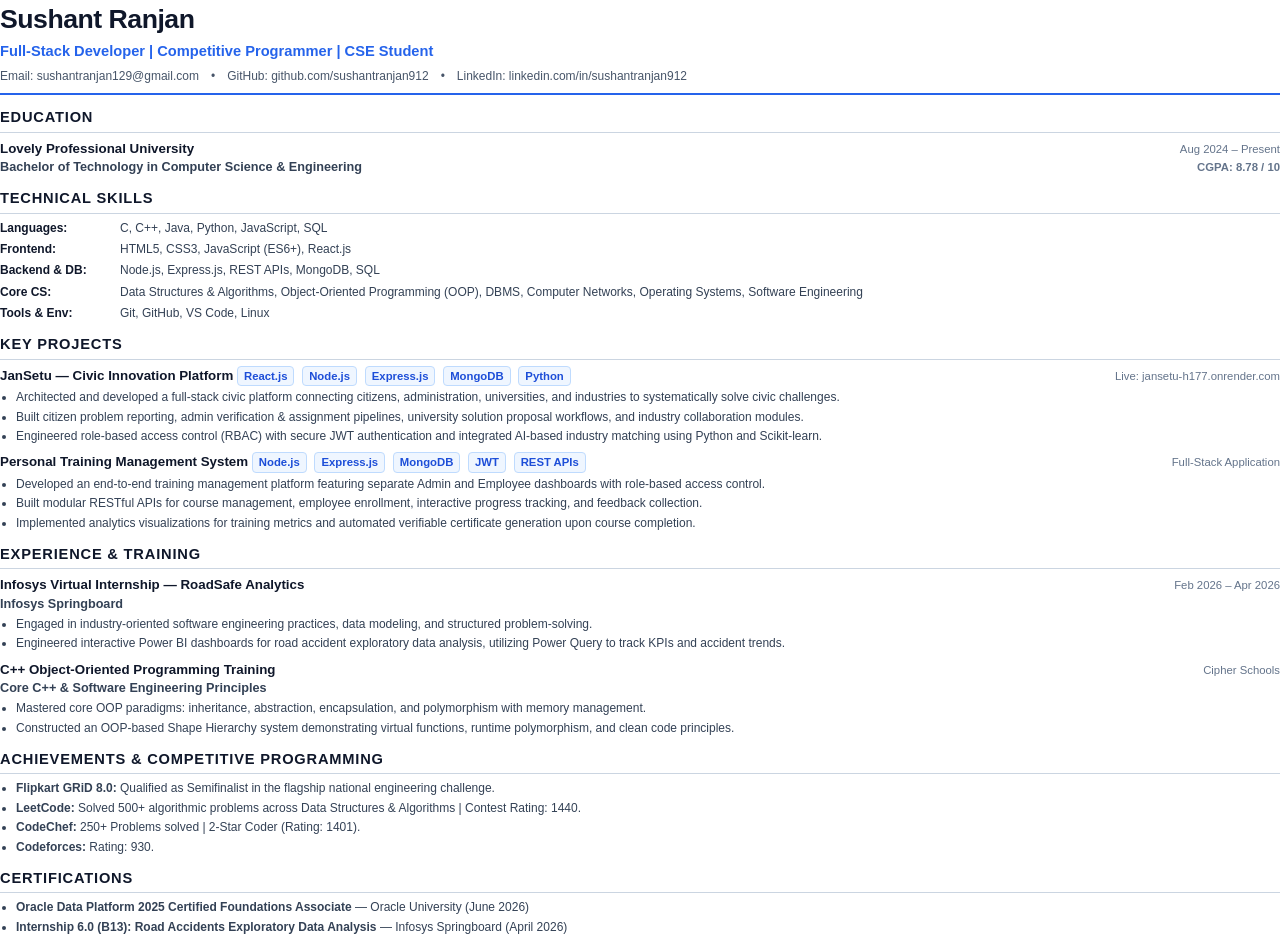
<file: assets/resume/resume_template.html>
<!DOCTYPE html>
<html lang="en">
<head>
  <meta charset="UTF-8">
  <title>Sushant Ranjan - Resume</title>
  <style>
    @page {
      margin: 14mm 16mm;
      size: A4 portrait;
    }
    * {
      box-sizing: border-box;
      margin: 0;
      padding: 0;
    }
    body {
      font-family: -apple-system, BlinkMacSystemFont, "Segoe UI", Roboto, Helvetica, Arial, sans-serif;
      color: #1e293b;
      line-height: 1.45;
      font-size: 10pt;
      background: #ffffff;
    }
    .header {
      border-bottom: 2px solid #2563eb;
      padding-bottom: 8px;
      margin-bottom: 12px;
    }
    h1 {
      font-size: 20pt;
      font-weight: 700;
      color: #0f172a;
      letter-spacing: -0.5px;
    }
    .title {
      font-size: 11pt;
      font-weight: 600;
      color: #2563eb;
      margin-top: 2px;
    }
    .contact-line {
      margin-top: 6px;
      font-size: 9pt;
      color: #475569;
      display: flex;
      flex-wrap: wrap;
      gap: 12px;
    }
    .contact-line a {
      color: #2563eb;
      text-decoration: none;
    }
    .section {
      margin-bottom: 12px;
    }
    .section-title {
      font-size: 11pt;
      font-weight: 700;
      text-transform: uppercase;
      letter-spacing: 0.8px;
      color: #0f172a;
      border-bottom: 1px solid #cbd5e1;
      padding-bottom: 3px;
      margin-bottom: 6px;
    }
    .item {
      margin-bottom: 7px;
    }
    .item-header {
      display: flex;
      justify-content: space-between;
      align-items: baseline;
    }
    .item-title {
      font-weight: 700;
      color: #0f172a;
      font-size: 10pt;
    }
    .item-subtitle {
      font-weight: 600;
      color: #334155;
      font-size: 9.5pt;
    }
    .item-date {
      font-size: 8.5pt;
      color: #64748b;
      font-weight: 500;
    }
    ul {
      margin-left: 16px;
      margin-top: 3px;
    }
    li {
      margin-bottom: 2px;
      font-size: 9pt;
      color: #334155;
    }
    .skills-grid {
      display: grid;
      grid-template-columns: 120px 1fr;
      row-gap: 4px;
      font-size: 9pt;
    }
    .skills-label {
      font-weight: 600;
      color: #0f172a;
    }
    .skills-content {
      color: #334155;
    }
    .badge {
      display: inline-block;
      background: #eff6ff;
      color: #1d4ed8;
      border: 1px solid #bfdbfe;
      border-radius: 4px;
      padding: 1px 6px;
      font-size: 8.5pt;
      font-weight: 600;
      margin-right: 4px;
    }
  </style>
</head>
<body>
  <div class="header">
    <h1>Sushant Ranjan</h1>
    <div class="title">Full-Stack Developer | Competitive Programmer | CSE Student</div>
    <div class="contact-line">
      <span>Email: sushantranjan129@gmail.com</span>
      <span>•</span>
      <span>GitHub: github.com/sushantranjan912</span>
      <span>•</span>
      <span>LinkedIn: linkedin.com/in/sushantranjan912</span>
    </div>
  </div>

  <div class="section">
    <div class="section-title">Education</div>
    <div class="item">
      <div class="item-header">
        <span class="item-title">Lovely Professional University</span>
        <span class="item-date">Aug 2024 – Present</span>
      </div>
      <div class="item-header">
        <span class="item-subtitle">Bachelor of Technology in Computer Science & Engineering</span>
        <span class="item-date"><strong>CGPA: 8.78 / 10</strong></span>
      </div>
    </div>
  </div>

  <div class="section">
    <div class="section-title">Technical Skills</div>
    <div class="skills-grid">
      <div class="skills-label">Languages:</div>
      <div class="skills-content">C, C++, Java, Python, JavaScript, SQL</div>
      
      <div class="skills-label">Frontend:</div>
      <div class="skills-content">HTML5, CSS3, JavaScript (ES6+), React.js</div>
      
      <div class="skills-label">Backend & DB:</div>
      <div class="skills-content">Node.js, Express.js, REST APIs, MongoDB, SQL</div>
      
      <div class="skills-label">Core CS:</div>
      <div class="skills-content">Data Structures & Algorithms, Object-Oriented Programming (OOP), DBMS, Computer Networks, Operating Systems, Software Engineering</div>
      
      <div class="skills-label">Tools & Env:</div>
      <div class="skills-content">Git, GitHub, VS Code, Linux</div>
    </div>
  </div>

  <div class="section">
    <div class="section-title">Key Projects</div>
    <div class="item">
      <div class="item-header">
        <div>
          <span class="item-title">JanSetu — Civic Innovation Platform</span>
          <span class="badge">React.js</span>
          <span class="badge">Node.js</span>
          <span class="badge">Express.js</span>
          <span class="badge">MongoDB</span>
          <span class="badge">Python</span>
        </div>
        <span class="item-date">Live: jansetu-h177.onrender.com</span>
      </div>
      <ul>
        <li>Architected and developed a full-stack civic platform connecting citizens, administration, universities, and industries to systematically solve civic challenges.</li>
        <li>Built citizen problem reporting, admin verification & assignment pipelines, university solution proposal workflows, and industry collaboration modules.</li>
        <li>Engineered role-based access control (RBAC) with secure JWT authentication and integrated AI-based industry matching using Python and Scikit-learn.</li>
      </ul>
    </div>

    <div class="item">
      <div class="item-header">
        <div>
          <span class="item-title">Personal Training Management System</span>
          <span class="badge">Node.js</span>
          <span class="badge">Express.js</span>
          <span class="badge">MongoDB</span>
          <span class="badge">JWT</span>
          <span class="badge">REST APIs</span>
        </div>
        <span class="item-date">Full-Stack Application</span>
      </div>
      <ul>
        <li>Developed an end-to-end training management platform featuring separate Admin and Employee dashboards with role-based access control.</li>
        <li>Built modular RESTful APIs for course management, employee enrollment, interactive progress tracking, and feedback collection.</li>
        <li>Implemented analytics visualizations for training metrics and automated verifiable certificate generation upon course completion.</li>
      </ul>
    </div>
  </div>

  <div class="section">
    <div class="section-title">Experience & Training</div>
    <div class="item">
      <div class="item-header">
        <span class="item-title">Infosys Virtual Internship — RoadSafe Analytics</span>
        <span class="item-date">Feb 2026 – Apr 2026</span>
      </div>
      <div class="item-subtitle">Infosys Springboard</div>
      <ul>
        <li>Engaged in industry-oriented software engineering practices, data modeling, and structured problem-solving.</li>
        <li>Engineered interactive Power BI dashboards for road accident exploratory data analysis, utilizing Power Query to track KPIs and accident trends.</li>
      </ul>
    </div>

    <div class="item">
      <div class="item-header">
        <span class="item-title">C++ Object-Oriented Programming Training</span>
        <span class="item-date">Cipher Schools</span>
      </div>
      <div class="item-subtitle">Core C++ & Software Engineering Principles</div>
      <ul>
        <li>Mastered core OOP paradigms: inheritance, abstraction, encapsulation, and polymorphism with memory management.</li>
        <li>Constructed an OOP-based Shape Hierarchy system demonstrating virtual functions, runtime polymorphism, and clean code principles.</li>
      </ul>
    </div>
  </div>

  <div class="section">
    <div class="section-title">Achievements & Competitive Programming</div>
    <ul>
      <li><strong>Flipkart GRiD 8.0:</strong> Qualified as Semifinalist in the flagship national engineering challenge.</li>
      <li><strong>LeetCode:</strong> Solved 500+ algorithmic problems across Data Structures & Algorithms | Contest Rating: 1440.</li>
      <li><strong>CodeChef:</strong> 250+ Problems solved | 2-Star Coder (Rating: 1401).</li>
      <li><strong>Codeforces:</strong> Rating: 930.</li>
    </ul>
  </div>

  <div class="section">
    <div class="section-title">Certifications</div>
    <ul>
      <li><strong>Oracle Data Platform 2025 Certified Foundations Associate</strong> — Oracle University (June 2026)</li>
      <li><strong>Internship 6.0 (B13): Road Accidents Exploratory Data Analysis</strong> — Infosys Springboard (April 2026)</li>
    </ul>
  </div>
</body>
</html>
</file>
<file: style.css>
/* ==========================================================================
   SUSHANT RANJAN — DEVELOPER PORTFOLIO STYLESHEET
   Aesthetics: Deep Black / Dark Navy, Glassmorphism, Electric Blue → Violet
   Tech Stack: Pure CSS3, Responsive, Performant, Zero External Frameworks
   ========================================================================== */

/* --- CSS Variables & Design Tokens --- */
:root {
  /* Color Palette */
  --bg-deep: #050505;
  --bg-main: #08090D;
  --bg-surface: #0D1117;
  --bg-card: rgba(14, 18, 27, 0.75);
  --bg-card-hover: rgba(22, 28, 42, 0.85);
  --bg-card-elevated: #121722;
  --bg-glass: rgba(13, 17, 23, 0.7);

  /* Borders & Dividers */
  --border-subtle: rgba(255, 255, 255, 0.07);
  --border-card: rgba(255, 255, 255, 0.1);
  --border-highlight: rgba(99, 102, 241, 0.35);
  --border-accent: rgba(56, 189, 248, 0.4);

  /* Typography Colors */
  --text-primary: #F5F5F5;
  --text-secondary: #A1A1AA;
  --text-muted: #71717A;
  --text-dark: #12161f;

  /* Accent Gradients & Colors */
  --accent-blue: #38bdf8;
  --accent-indigo: #6366f1;
  --accent-violet: #8b5cf6;
  --gradient-accent: linear-gradient(135deg, #38bdf8 0%, #6366f1 50%, #8b5cf6 100%);
  --gradient-hover: linear-gradient(135deg, #60a5fa 0%, #4f46e5 100%);
  --gradient-border: linear-gradient(135deg, rgba(56, 189, 248, 0.5), rgba(139, 92, 246, 0.5));
  --gradient-card: linear-gradient(180deg, rgba(255, 255, 255, 0.03) 0%, rgba(255, 255, 255, 0) 100%);

  /* Glows & Shadows */
  --glow-blue: 0 0 25px rgba(56, 189, 248, 0.2);
  --glow-violet: 0 0 30px rgba(99, 102, 241, 0.25);
  --glow-subtle: 0 4px 20px rgba(0, 0, 0, 0.5);
  --glow-card: 0 10px 30px -10px rgba(0, 0, 0, 0.7);

  /* Fonts */
  --font-sans: 'Plus Jakarta Sans', -apple-system, BlinkMacSystemFont, "Segoe UI", Roboto, sans-serif;
  --font-mono: 'JetBrains Mono', monospace;

  /* Transitions & Radii */
  --transition-fast: 0.15s cubic-bezier(0.4, 0, 0.2, 1);
  --transition-normal: 0.25s cubic-bezier(0.4, 0, 0.2, 1);
  --transition-smooth: 0.4s cubic-bezier(0.16, 1, 0.3, 1);
  --radius-sm: 6px;
  --radius-md: 10px;
  --radius-lg: 16px;
  --radius-xl: 24px;
  --radius-full: 9999px;

  /* Layout */
  --max-width: 1200px;
  --header-height: 72px;
}

/* --- Base CSS Reset --- */
*, *::before, *::after {
  box-sizing: border-box;
  margin: 0;
  padding: 0;
}

html {
  font-family: var(--font-sans);
  background-color: var(--bg-deep);
  color: var(--text-primary);
  scroll-behavior: smooth;
  scroll-padding-top: calc(var(--header-height) + 24px);
  -webkit-font-smoothing: antialiased;
  -moz-osx-font-smoothing: grayscale;
  overflow-x: hidden;
}

body {
  min-height: 100vh;
  background-color: var(--bg-deep);
  line-height: 1.6;
  position: relative;
  overflow-x: hidden;
  color: var(--text-primary);
}

img, svg, canvas {
  display: block;
  max-width: 100%;
}

a {
  color: inherit;
  text-decoration: none;
  transition: color var(--transition-fast);
}

button {
  font-family: inherit;
  cursor: pointer;
  border: none;
  background: none;
}

ul {
  list-style: none;
}

/* --- Accessibility Focus States --- */
:focus-visible {
  outline: 2px solid var(--accent-blue);
  outline-offset: 3px;
  border-radius: var(--radius-sm);
}

/* --- Layout Utility Classes --- */
.container {
  width: 100%;
  max-width: var(--max-width);
  margin-left: auto;
  margin-right: auto;
  padding-left: 24px;
  padding-right: 24px;
}

.section-padding {
  padding-top: 100px;
  padding-bottom: 100px;
  position: relative;
}

.font-mono {
  font-family: var(--font-mono);
}

.text-gradient {
  background: var(--gradient-accent);
  -webkit-background-clip: text;
  -webkit-text-fill-color: transparent;
  display: inline-block;
}

.text-white {
  color: #FFFFFF;
}

.text-muted {
  color: var(--text-muted);
}

.text-success {
  color: #34d399;
}

/* --- Background Ambient Mesh & Canvas --- */
.bg-wrapper {
  position: fixed;
  top: 0;
  left: 0;
  width: 100vw;
  height: 100vh;
  z-index: -1;
  pointer-events: none;
  overflow: hidden;
}

.bg-grid {
  position: absolute;
  top: 0;
  left: 0;
  width: 100%;
  height: 100%;
  background-image: 
    linear-gradient(to right, rgba(255, 255, 255, 0.03) 1px, transparent 1px),
    linear-gradient(to bottom, rgba(255, 255, 255, 0.03) 1px, transparent 1px);
  background-size: 56px 56px;
  mask-image: radial-gradient(circle at 50% 30%, black 40%, transparent 80%);
  -webkit-mask-image: radial-gradient(circle at 50% 30%, black 40%, transparent 80%);
}

.bg-radial-glow {
  position: absolute;
  border-radius: 50%;
  filter: blur(120px);
  opacity: 0.16;
  pointer-events: none;
}

.glow-1 {
  top: -15%;
  left: 20%;
  width: 600px;
  height: 600px;
  background: radial-gradient(circle, #3b82f6 0%, #1d4ed8 70%);
}

.glow-2 {
  top: 40%;
  right: -10%;
  width: 550px;
  height: 550px;
  background: radial-gradient(circle, #8b5cf6 0%, #6366f1 70%);
}

.glow-3 {
  bottom: 5%;
  left: 10%;
  width: 500px;
  height: 500px;
  background: radial-gradient(circle, #38bdf8 0%, #4338ca 70%);
  opacity: 0.1;
}

#ambient-canvas {
  position: absolute;
  top: 0;
  left: 0;
  width: 100%;
  height: 100%;
  opacity: 0.45;
}

/* --- Section Headers --- */
.section-header {
  text-align: center;
  max-width: 680px;
  margin: 0 auto 60px auto;
}

.section-tag {
  display: inline-block;
  font-family: var(--font-mono);
  font-size: 11px;
  font-weight: 700;
  letter-spacing: 1.5px;
  text-transform: uppercase;
  color: var(--accent-blue);
  background: rgba(56, 189, 248, 0.08);
  border: 1px solid rgba(56, 189, 248, 0.2);
  padding: 4px 12px;
  border-radius: var(--radius-full);
  margin-bottom: 14px;
}

.section-title {
  font-size: clamp(28px, 4vw, 40px);
  font-weight: 800;
  letter-spacing: -0.8px;
  color: var(--text-primary);
  line-height: 1.2;
  margin-bottom: 14px;
}

.section-subtitle {
  font-size: 16px;
  color: var(--text-secondary);
  line-height: 1.6;
}

/* --- Sticky Glassmorphism Header & Navigation --- */
.site-header {
  position: fixed;
  top: 0;
  left: 0;
  width: 100%;
  z-index: 1000;
  transition: background-color var(--transition-normal), backdrop-filter var(--transition-normal), border-color var(--transition-normal);
  border-bottom: 1px solid transparent;
}

.site-header.scrolled {
  background-color: rgba(8, 9, 13, 0.85);
  backdrop-filter: blur(16px);
  -webkit-backdrop-filter: blur(16px);
  border-bottom-color: var(--border-subtle);
  box-shadow: 0 4px 24px rgba(0, 0, 0, 0.4);
}

.navbar {
  display: flex;
  align-items: center;
  justify-content: space-between;
  height: var(--header-height);
}

.brand {
  display: flex;
  align-items: center;
  gap: 12px;
}

.brand-monogram {
  width: 36px;
  height: 36px;
  background: linear-gradient(135deg, rgba(56, 189, 248, 0.15), rgba(139, 92, 246, 0.15));
  border: 1px solid var(--border-highlight);
  border-radius: var(--radius-md);
  display: flex;
  align-items: center;
  justify-content: center;
  font-family: var(--font-mono);
  font-weight: 800;
  font-size: 14px;
  color: var(--accent-blue);
  box-shadow: var(--glow-blue);
}

.brand-info {
  display: flex;
  flex-direction: column;
}

.brand-name {
  font-weight: 700;
  font-size: 16px;
  color: var(--text-primary);
  letter-spacing: -0.3px;
}

.brand-status {
  display: flex;
  align-items: center;
  gap: 6px;
  font-size: 11px;
  color: var(--text-secondary);
  font-family: var(--font-mono);
}

.status-dot {
  width: 6px;
  height: 6px;
  border-radius: 50%;
  background-color: #10b981;
  box-shadow: 0 0 8px #10b981;
}

/* Nav Links */
.nav-links {
  display: flex;
  align-items: center;
  gap: 28px;
}

.nav-link {
  font-size: 14px;
  font-weight: 500;
  color: var(--text-secondary);
  position: relative;
  padding: 6px 0;
  transition: color var(--transition-fast);
}

.nav-link:hover,
.nav-link.active {
  color: var(--text-primary);
}

.nav-link::after {
  content: '';
  position: absolute;
  bottom: 0;
  left: 0;
  width: 0;
  height: 2px;
  background: var(--gradient-accent);
  transition: width var(--transition-normal);
  border-radius: 2px;
}

.nav-link.active::after,
.nav-link:hover::after {
  width: 100%;
}

.nav-actions {
  display: flex;
  align-items: center;
  gap: 14px;
}

/* Mobile Hamburger Menu */
.menu-toggle {
  display: none;
  flex-direction: column;
  justify-content: center;
  align-items: center;
  width: 40px;
  height: 40px;
  background: rgba(255, 255, 255, 0.05);
  border: 1px solid var(--border-subtle);
  border-radius: var(--radius-md);
  padding: 8px;
  gap: 5px;
}

.menu-toggle .bar {
  width: 20px;
  height: 2px;
  background-color: var(--text-primary);
  transition: transform var(--transition-normal), opacity var(--transition-fast);
  border-radius: 2px;
}

.menu-toggle.active .bar:nth-child(1) {
  transform: translateY(7px) rotate(45deg);
}
.menu-toggle.active .bar:nth-child(2) {
  opacity: 0;
}
.menu-toggle.active .bar:nth-child(3) {
  transform: translateY(-7px) rotate(-45deg);
}

/* Mobile Drawer */
.mobile-nav {
  display: none;
  position: fixed;
  top: var(--header-height);
  left: 0;
  width: 100%;
  height: calc(100vh - var(--header-height));
  background-color: rgba(8, 9, 13, 0.98);
  backdrop-filter: blur(20px);
  -webkit-backdrop-filter: blur(20px);
  padding: 24px;
  flex-direction: column;
  justify-content: space-between;
  border-bottom: 1px solid var(--border-subtle);
  transform: translateY(-100%);
  transition: transform var(--transition-smooth);
  z-index: 999;
}

.mobile-nav.open {
  transform: translateY(0);
}

.mobile-nav-links {
  display: flex;
  flex-direction: column;
  gap: 18px;
}

.mobile-link {
  font-size: 18px;
  font-weight: 600;
  color: var(--text-secondary);
  padding: 8px 0;
  border-bottom: 1px solid rgba(255, 255, 255, 0.04);
}

.mobile-link:hover {
  color: var(--text-primary);
}

.mobile-resume-li {
  margin-top: 14px;
}

.mobile-socials {
  display: flex;
  align-items: center;
  justify-content: center;
  gap: 20px;
  padding: 20px 0;
  border-top: 1px solid var(--border-subtle);
}

.mobile-socials a {
  color: var(--text-secondary);
  padding: 8px;
}

.mobile-socials a:hover {
  color: var(--accent-blue);
}

/* --- Buttons System --- */
.btn {
  display: inline-flex;
  align-items: center;
  justify-content: center;
  gap: 8px;
  font-size: 14px;
  font-weight: 600;
  padding: 11px 22px;
  border-radius: var(--radius-md);
  transition: all var(--transition-normal);
  cursor: pointer;
  white-space: nowrap;
  text-decoration: none;
}

.btn-sm {
  padding: 7px 15px;
  font-size: 13px;
}

.btn-lg {
  padding: 14px 28px;
  font-size: 15px;
  border-radius: var(--radius-lg);
}

.btn-block {
  width: 100%;
}

.btn-primary {
  background: var(--gradient-accent);
  color: #FFFFFF;
  box-shadow: 0 4px 18px rgba(99, 102, 241, 0.3);
  border: 1px solid rgba(255, 255, 255, 0.15);
}

.btn-primary:hover {
  background: var(--gradient-hover);
  box-shadow: 0 6px 24px rgba(99, 102, 241, 0.5);
  transform: translateY(-2px);
}

.btn-secondary {
  background: rgba(255, 255, 255, 0.05);
  color: var(--text-primary);
  border: 1px solid var(--border-card);
  backdrop-filter: blur(8px);
}

.btn-secondary:hover {
  background: rgba(255, 255, 255, 0.1);
  border-color: var(--border-highlight);
  transform: translateY(-2px);
  color: #FFFFFF;
}

.btn-outline {
  background: transparent;
  color: var(--text-primary);
  border: 1px solid var(--border-card);
}

.btn-outline:hover {
  border-color: var(--accent-blue);
  color: var(--accent-blue);
  background: rgba(56, 189, 248, 0.05);
}

.btn-ghost {
  background: transparent;
  color: var(--text-secondary);
  border: 1px dashed var(--border-card);
}

.btn-ghost:hover {
  background: rgba(255, 255, 255, 0.05);
  color: var(--text-primary);
  border-color: rgba(255, 255, 255, 0.2);
}

/* ==========================================================================
   HERO SECTION
   ========================================================================== */
.hero-section {
  padding-top: calc(var(--header-height) + 50px);
  padding-bottom: 60px;
}

.hero-container {
  display: grid;
  grid-template-columns: 1.15fr 0.85fr;
  align-items: center;
  gap: 48px;
}

.hero-content {
  display: flex;
  flex-direction: column;
  gap: 18px;
}

.hero-pill {
  display: inline-flex;
  align-items: center;
  gap: 8px;
  width: fit-content;
  font-family: var(--font-mono);
  font-size: 12px;
  font-weight: 500;
  color: var(--text-secondary);
  background: rgba(255, 255, 255, 0.03);
  border: 1px solid var(--border-card);
  padding: 6px 14px;
  border-radius: var(--radius-full);
}

.pill-spark {
  color: #fbbf24;
}

.hero-title {
  font-size: clamp(34px, 5.2vw, 58px);
  font-weight: 800;
  letter-spacing: -1.5px;
  line-height: 1.15;
  color: var(--text-primary);
}

.hero-title .text-gradient {
  white-space: nowrap;
  display: inline;
}

.hero-role-wrapper {
  display: flex;
  align-items: center;
  flex-wrap: wrap;
  gap: 10px;
  font-size: clamp(18px, 2.5vw, 24px);
  font-weight: 600;
  color: var(--text-primary);
}

.hero-role-static {
  color: #FFFFFF;
}

.role-separator {
  color: var(--text-muted);
}

.hero-role-dynamic {
  background: var(--gradient-accent);
  -webkit-background-clip: text;
  -webkit-text-fill-color: transparent;
  font-family: var(--font-mono);
  font-weight: 600;
  min-height: 32px;
  display: inline-block;
  border-right: 2px solid var(--accent-blue);
  padding-right: 4px;
  animation: blinkCursor 0.9s infinite;
}

@keyframes blinkCursor {
  0%, 100% { border-color: var(--accent-blue); }
  50% { border-color: transparent; }
}

.hero-description {
  font-size: 16px;
  line-height: 1.7;
  color: var(--text-secondary);
  max-width: 580px;
}

.hero-actions {
  display: flex;
  align-items: center;
  flex-wrap: wrap;
  gap: 14px;
  margin-top: 8px;
}

/* Hero Social Chips */
.hero-socials {
  display: flex;
  align-items: center;
  flex-wrap: wrap;
  gap: 12px;
  margin-top: 14px;
  padding-top: 18px;
  border-top: 1px solid var(--border-subtle);
}

.social-label {
  font-family: var(--font-mono);
  font-size: 12px;
  color: var(--text-muted);
}

.social-links-row {
  display: flex;
  align-items: center;
  flex-wrap: wrap;
  gap: 8px;
}

.social-chip {
  display: inline-flex;
  align-items: center;
  gap: 6px;
  font-size: 12px;
  font-weight: 500;
  color: var(--text-secondary);
  background: rgba(255, 255, 255, 0.03);
  border: 1px solid var(--border-subtle);
  padding: 5px 10px;
  border-radius: var(--radius-sm);
  transition: all var(--transition-fast);
}

.social-chip:hover {
  background: rgba(99, 102, 241, 0.12);
  border-color: var(--border-highlight);
  color: #FFFFFF;
  transform: translateY(-2px);
}

/* Hero Visual: Terminal Card */
.hero-visual {
  position: relative;
}

.terminal-card {
  background: rgba(13, 17, 23, 0.85);
  backdrop-filter: blur(20px);
  -webkit-backdrop-filter: blur(20px);
  border: 1px solid var(--border-card);
  border-radius: var(--radius-lg);
  box-shadow: 0 20px 45px -15px rgba(0, 0, 0, 0.8), var(--glow-blue);
  position: relative;
  overflow: visible;
  transition: transform var(--transition-normal);
}

.terminal-card:hover {
  transform: translateY(-4px);
  border-color: var(--border-highlight);
}

.terminal-header {
  display: flex;
  align-items: center;
  justify-content: space-between;
  padding: 12px 18px;
  background: rgba(255, 255, 255, 0.03);
  border-bottom: 1px solid var(--border-subtle);
  border-top-left-radius: var(--radius-lg);
  border-top-right-radius: var(--radius-lg);
}

.terminal-dots {
  display: flex;
  gap: 6px;
}

.dot {
  width: 10px;
  height: 10px;
  border-radius: 50%;
}
.dot-red { background: #ef4444; }
.dot-amber { background: #f59e0b; }
.dot-green { background: #10b981; }

.terminal-title {
  display: flex;
  align-items: center;
  gap: 6px;
  font-family: var(--font-mono);
  font-size: 11px;
  color: var(--text-muted);
}

.terminal-status {
  display: flex;
  align-items: center;
  gap: 6px;
  font-family: var(--font-mono);
  font-size: 11px;
  color: #34d399;
}

.pulse-indicator {
  width: 6px;
  height: 6px;
  border-radius: 50%;
  background: #34d399;
  box-shadow: 0 0 8px #34d399;
}

.terminal-body {
  padding: 20px;
  font-size: 12.5px;
  line-height: 1.6;
  color: #e2e8f0;
}

.prompt {
  color: var(--accent-blue);
  font-weight: 700;
}

.term-cmd {
  color: #f1f5f9;
}

.code-block {
  margin-top: 6px;
  margin-bottom: 10px;
  padding: 10px 14px;
  background: rgba(0, 0, 0, 0.35);
  border-radius: var(--radius-sm);
  border-left: 2px solid var(--accent-indigo);
}

.syn-bracket { color: #94a3b8; }
.syn-key { color: #38bdf8; }
.syn-str { color: #a7f3d0; }
.syn-num { color: #f472b6; }
.syn-val { color: #c084fc; }

.mt-2 { margin-top: 10px; }

.term-cursor {
  animation: blinkCursor 0.8s infinite;
  color: var(--accent-blue);
  font-weight: 700;
}

/* Floating Badges */
.floating-badge {
  position: absolute;
  display: flex;
  align-items: center;
  gap: 10px;
  background: rgba(18, 23, 34, 0.95);
  border: 1px solid var(--border-highlight);
  backdrop-filter: blur(14px);
  padding: 10px 14px;
  border-radius: var(--radius-md);
  box-shadow: var(--glow-card);
  animation: floatAnim 4s ease-in-out infinite;
}

.badge-top-right {
  top: -24px;
  right: -16px;
  animation-delay: 0s;
}

.badge-bottom-left {
  bottom: -22px;
  left: -16px;
  animation-delay: 2s;
}

.badge-icon {
  font-size: 18px;
}

.badge-text {
  display: flex;
  flex-direction: column;
}

.badge-heading {
  font-size: 11px;
  font-weight: 700;
  text-transform: uppercase;
  color: var(--accent-blue);
  letter-spacing: 0.5px;
}

.badge-sub {
  font-size: 12px;
  font-weight: 600;
  color: var(--text-primary);
}

@keyframes floatAnim {
  0%, 100% { transform: translateY(0px); }
  50% { transform: translateY(-8px); }
}

/* ==========================================================================
   HERO STATS SECTION
   ========================================================================== */
.mt-stats {
  margin-top: 48px;
}

.stats-grid {
  display: grid;
  grid-template-columns: repeat(4, 1fr);
  gap: 20px;
}

.stat-card {
  background: var(--bg-card);
  backdrop-filter: blur(16px);
  -webkit-backdrop-filter: blur(16px);
  border: 1px solid var(--border-card);
  border-radius: var(--radius-lg);
  padding: 22px 20px;
  display: flex;
  align-items: center;
  gap: 16px;
  position: relative;
  overflow: hidden;
  transition: all var(--transition-normal);
}

.stat-card::before {
  content: '';
  position: absolute;
  inset: 0;
  background: var(--gradient-card);
  pointer-events: none;
}

.stat-card:hover {
  transform: translateY(-4px);
  border-color: var(--border-highlight);
  box-shadow: 0 10px 25px -5px rgba(0, 0, 0, 0.6), var(--glow-blue);
}

.stat-icon-wrap {
  width: 46px;
  height: 46px;
  border-radius: var(--radius-md);
  background: rgba(56, 189, 248, 0.08);
  border: 1px solid rgba(56, 189, 248, 0.2);
  display: flex;
  align-items: center;
  justify-content: center;
  color: var(--accent-blue);
  flex-shrink: 0;
}

.stat-content {
  display: flex;
  flex-direction: column;
}

.stat-number-row {
  display: flex;
  align-items: baseline;
  font-family: var(--font-mono);
  font-size: 28px;
  font-weight: 800;
  color: var(--text-primary);
  line-height: 1.1;
}

.stat-suffix {
  color: var(--accent-indigo);
  font-weight: 700;
  margin-left: 2px;
}

.stat-label {
  font-size: 13px;
  color: var(--text-secondary);
  font-weight: 500;
  margin-top: 4px;
}

/* ==========================================================================
   ABOUT SECTION
   ========================================================================== */
.about-grid {
  display: grid;
  grid-template-columns: 1.15fr 0.85fr;
  gap: 32px;
  align-items: start;
}

.about-story-card {
  background: var(--bg-card);
  backdrop-filter: blur(16px);
  -webkit-backdrop-filter: blur(16px);
  border: 1px solid var(--border-card);
  border-radius: var(--radius-xl);
  padding: 36px;
  position: relative;
  overflow: hidden;
}

.card-glow-edge {
  position: absolute;
  top: 0;
  left: 0;
  width: 100%;
  height: 2px;
  background: var(--gradient-accent);
}

.about-lead {
  font-size: 18px;
  font-weight: 600;
  line-height: 1.6;
  color: var(--text-primary);
  margin-bottom: 16px;
}

.about-body {
  font-size: 15px;
  color: var(--text-secondary);
  line-height: 1.7;
  margin-bottom: 24px;
}

.about-highlights {
  display: flex;
  flex-direction: column;
  gap: 12px;
  margin-bottom: 28px;
}

.highlight-item {
  display: flex;
  align-items: flex-start;
  gap: 10px;
  font-size: 14px;
  color: var(--text-secondary);
}

.highlight-check {
  color: #34d399;
  font-weight: 800;
  font-size: 14px;
  flex-shrink: 0;
  margin-top: 2px;
}

.about-cta-row {
  display: flex;
  align-items: center;
  gap: 14px;
  padding-top: 18px;
  border-top: 1px solid var(--border-subtle);
}

/* Right Column: Pillars */
.about-pillars {
  display: flex;
  flex-direction: column;
  gap: 16px;
}

.pillar-card {
  background: var(--bg-card);
  border: 1px solid var(--border-card);
  border-radius: var(--radius-lg);
  padding: 20px 22px;
  display: flex;
  gap: 16px;
  transition: all var(--transition-normal);
}

.pillar-card:hover {
  transform: translateX(4px);
  border-color: var(--border-highlight);
  background: var(--bg-card-hover);
}

.pillar-icon {
  font-size: 24px;
  flex-shrink: 0;
  margin-top: 2px;
}

.pillar-title {
  font-size: 16px;
  font-weight: 700;
  color: var(--text-primary);
  margin-bottom: 4px;
}

.pillar-desc {
  font-size: 13.5px;
  color: var(--text-secondary);
  line-height: 1.5;
}

/* ==========================================================================
   SKILLS SECTION
   ========================================================================== */
.skills-grid-container {
  display: grid;
  grid-template-columns: repeat(3, 1fr);
  gap: 24px;
}

.skill-category-card {
  background: var(--bg-card);
  backdrop-filter: blur(16px);
  -webkit-backdrop-filter: blur(16px);
  border: 1px solid var(--border-card);
  border-radius: var(--radius-lg);
  padding: 24px;
  transition: all var(--transition-normal);
  display: flex;
  flex-direction: column;
}

.skill-category-card:hover {
  transform: translateY(-4px);
  border-color: var(--border-highlight);
  box-shadow: 0 12px 30px -10px rgba(0, 0, 0, 0.7), var(--glow-blue);
}

.category-header {
  display: flex;
  align-items: center;
  gap: 14px;
  margin-bottom: 20px;
  padding-bottom: 14px;
  border-bottom: 1px solid var(--border-subtle);
}

.category-icon-box {
  width: 40px;
  height: 40px;
  border-radius: var(--radius-md);
  background: rgba(99, 102, 241, 0.1);
  border: 1px solid rgba(99, 102, 241, 0.25);
  display: flex;
  align-items: center;
  justify-content: center;
  color: var(--accent-blue);
  flex-shrink: 0;
}

.category-title {
  font-size: 16px;
  font-weight: 700;
  color: var(--text-primary);
}

.category-subtitle {
  font-size: 12px;
  color: var(--text-muted);
}

.badges-flex {
  display: flex;
  flex-wrap: wrap;
  gap: 8px;
}

.skill-pill {
  display: inline-flex;
  align-items: center;
  gap: 6px;
  font-family: var(--font-mono);
  font-size: 12.5px;
  font-weight: 500;
  color: var(--text-primary);
  background: rgba(255, 255, 255, 0.04);
  border: 1px solid var(--border-subtle);
  padding: 6px 12px;
  border-radius: var(--radius-md);
  transition: all var(--transition-fast);
}

.pill-dot {
  width: 6px;
  height: 6px;
  border-radius: 50%;
  background: var(--accent-blue);
}

.skill-pill:hover {
  background: rgba(56, 189, 248, 0.12);
  border-color: var(--border-highlight);
  color: #FFFFFF;
  transform: translateY(-2px);
}

/* ==========================================================================
   PROJECTS SECTION (STRICTLY TWO PROJECTS)
   ========================================================================== */
.projects-wrapper {
  display: flex;
  flex-direction: column;
  gap: 48px;
}

/* Featured Project 01 — JanSetu */
.project-featured-card {
  background: linear-gradient(180deg, rgba(18, 23, 35, 0.9) 0%, rgba(13, 17, 23, 0.95) 100%);
  backdrop-filter: blur(20px);
  -webkit-backdrop-filter: blur(20px);
  border: 1px solid var(--border-highlight);
  border-radius: var(--radius-xl);
  padding: 36px;
  position: relative;
  overflow: hidden;
  box-shadow: 0 20px 50px -10px rgba(0, 0, 0, 0.8), var(--glow-blue);
  transition: all var(--transition-smooth);
}

.project-featured-card:hover {
  border-color: rgba(56, 189, 248, 0.6);
  box-shadow: 0 25px 60px -10px rgba(0, 0, 0, 0.9), 0 0 35px rgba(56, 189, 248, 0.25);
}

.featured-badge-bar {
  display: flex;
  align-items: center;
  justify-content: space-between;
  margin-bottom: 28px;
  padding-bottom: 16px;
  border-bottom: 1px solid var(--border-subtle);
}

.badge-featured-label {
  font-family: var(--font-mono);
  font-size: 11px;
  font-weight: 700;
  letter-spacing: 1px;
  color: #fbbf24;
  background: rgba(251, 191, 36, 0.1);
  border: 1px solid rgba(251, 191, 36, 0.3);
  padding: 4px 12px;
  border-radius: var(--radius-full);
}

.badge-tech-tag {
  font-family: var(--font-mono);
  font-size: 12px;
  color: var(--accent-blue);
  font-weight: 600;
}

.featured-content-layout {
  display: grid;
  grid-template-columns: 1.15fr 1fr;
  gap: 36px;
  align-items: center;
}

/* Browser Mockup Frame */
.browser-mockup-frame {
  background: #090d16;
  border: 1px solid var(--border-card);
  border-radius: var(--radius-lg);
  overflow: hidden;
  box-shadow: 0 15px 35px rgba(0, 0, 0, 0.7);
}

.browser-bar {
  display: flex;
  align-items: center;
  gap: 6px;
  padding: 10px 14px;
  background: rgba(255, 255, 255, 0.04);
  border-bottom: 1px solid var(--border-subtle);
}

.browser-url {
  margin-left: 12px;
  font-family: var(--font-mono);
  font-size: 11px;
  color: var(--text-muted);
  background: rgba(0, 0, 0, 0.4);
  padding: 2px 12px;
  border-radius: var(--radius-sm);
  flex-grow: 1;
  text-overflow: ellipsis;
  overflow: hidden;
  white-space: nowrap;
}

.preview-img-wrapper {
  position: relative;
  overflow: hidden;
  aspect-ratio: 16 / 9;
  background: #0d1117;
}

.project-preview-img {
  width: 100%;
  height: 100%;
  object-fit: cover;
  transition: transform 0.5s ease;
}

.preview-img-wrapper:hover .project-preview-img {
  transform: scale(1.04);
}

.preview-overlay {
  position: absolute;
  inset: 0;
  background: rgba(0, 0, 0, 0.5);
  display: flex;
  align-items: center;
  justify-content: center;
  opacity: 0;
  transition: opacity var(--transition-normal);
  backdrop-filter: blur(4px);
}

.preview-img-wrapper:hover .preview-overlay {
  opacity: 1;
}

/* Featured Info Column */
.featured-info-col {
  display: flex;
  flex-direction: column;
  gap: 16px;
}

.project-meta-top {
  display: flex;
  align-items: center;
  gap: 10px;
}

.project-number {
  font-family: var(--font-mono);
  font-size: 11px;
  font-weight: 700;
  letter-spacing: 1px;
  color: var(--accent-indigo);
}

.project-tag-pill {
  font-size: 12px;
  color: var(--text-muted);
  font-weight: 500;
}

.project-title-large {
  font-size: clamp(22px, 3vw, 28px);
  font-weight: 800;
  color: var(--text-primary);
  line-height: 1.25;
}

.project-desc-text {
  font-size: 15px;
  color: var(--text-secondary);
  line-height: 1.6;
}

/* Features List */
.features-headline {
  font-size: 13px;
  font-weight: 700;
  text-transform: uppercase;
  letter-spacing: 0.5px;
  color: var(--text-primary);
  margin-bottom: 8px;
}

.features-checklist {
  display: grid;
  grid-template-columns: 1fr;
  gap: 6px;
  margin-bottom: 12px;
}

.features-checklist-grid {
  display: grid;
  grid-template-columns: 1fr 1fr;
  gap: 6px;
  margin-bottom: 12px;
}

.features-checklist li,
.features-checklist-grid li {
  font-size: 13px;
  color: var(--text-secondary);
  display: flex;
  align-items: center;
  gap: 6px;
}

.feat-bullet {
  color: var(--accent-blue);
  font-size: 10px;
  flex-shrink: 0;
}

/* Tech Stack */
.project-stack {
  display: flex;
  flex-wrap: wrap;
  gap: 6px;
  margin-top: 4px;
}

.stack-badge {
  font-family: var(--font-mono);
  font-size: 11.5px;
  font-weight: 500;
  color: var(--accent-blue);
  background: rgba(56, 189, 248, 0.08);
  border: 1px solid rgba(56, 189, 248, 0.2);
  padding: 4px 10px;
  border-radius: var(--radius-sm);
}

.project-actions {
  display: flex;
  align-items: center;
  gap: 12px;
  margin-top: 10px;
}

/* Secondary Project Card — Personal Training Management System */
.project-secondary-card {
  background: var(--bg-card);
  backdrop-filter: blur(16px);
  -webkit-backdrop-filter: blur(16px);
  border: 1px solid var(--border-card);
  border-radius: var(--radius-xl);
  padding: 32px;
  transition: all var(--transition-normal);
}

.project-secondary-card:hover {
  border-color: var(--border-highlight);
  box-shadow: 0 15px 40px -10px rgba(0, 0, 0, 0.8), var(--glow-blue);
  transform: translateY(-3px);
}

.secondary-content-layout {
  display: grid;
  grid-template-columns: 0.95fr 1.05fr;
  gap: 32px;
  align-items: center;
}

.secondary-info-col {
  display: flex;
  flex-direction: column;
  gap: 14px;
}

.project-title-medium {
  font-size: clamp(20px, 2.5vw, 24px);
  font-weight: 700;
  color: var(--text-primary);
  line-height: 1.3;
}

/* ==========================================================================
   EXPERIENCE & TRAINING SECTION (VERTICAL TIMELINE)
   ========================================================================== */
.timeline-container {
  position: relative;
  max-width: 860px;
  margin: 0 auto;
  padding-left: 36px;
}

.timeline-container::before {
  content: '';
  position: absolute;
  top: 10px;
  bottom: 10px;
  left: 11px;
  width: 2px;
  background: linear-gradient(180deg, var(--accent-blue) 0%, var(--accent-indigo) 60%, rgba(99, 102, 241, 0.1) 100%);
}

.timeline-item {
  position: relative;
  margin-bottom: 40px;
}

.timeline-item:last-child {
  margin-bottom: 0;
}

.timeline-marker {
  position: absolute;
  left: -36px;
  top: 12px;
  display: flex;
  align-items: center;
  justify-content: center;
}

.marker-dot {
  width: 22px;
  height: 22px;
  border-radius: 50%;
  background: #090d16;
  border: 3px solid var(--accent-blue);
  box-shadow: 0 0 12px var(--accent-blue);
}

.timeline-card {
  background: var(--bg-card);
  backdrop-filter: blur(16px);
  -webkit-backdrop-filter: blur(16px);
  border: 1px solid var(--border-card);
  border-radius: var(--radius-lg);
  padding: 28px;
  transition: all var(--transition-normal);
}

.timeline-card:hover {
  border-color: var(--border-highlight);
  transform: translateX(4px);
  box-shadow: 0 10px 30px -10px rgba(0, 0, 0, 0.7);
}

.timeline-header-row {
  display: flex;
  align-items: flex-start;
  justify-content: space-between;
  gap: 16px;
  margin-bottom: 14px;
}

.timeline-role {
  font-size: 18px;
  font-weight: 700;
  color: var(--text-primary);
}

.timeline-org {
  font-size: 14px;
  font-weight: 600;
  color: var(--accent-blue);
  margin-top: 2px;
}

.timeline-badge-date {
  font-family: var(--font-mono);
  font-size: 12px;
  color: var(--text-secondary);
  background: rgba(255, 255, 255, 0.05);
  border: 1px solid var(--border-subtle);
  padding: 4px 10px;
  border-radius: var(--radius-full);
  white-space: nowrap;
}

.timeline-bullets {
  margin-bottom: 18px;
  display: flex;
  flex-direction: column;
  gap: 8px;
}

.timeline-bullets li {
  font-size: 14px;
  color: var(--text-secondary);
  position: relative;
  padding-left: 18px;
}

.timeline-bullets li::before {
  content: '▸';
  position: absolute;
  left: 0;
  color: var(--accent-blue);
}

.timeline-tags {
  display: flex;
  flex-wrap: wrap;
  gap: 6px;
}

.t-tag {
  font-family: var(--font-mono);
  font-size: 11px;
  color: var(--text-secondary);
  background: rgba(255, 255, 255, 0.03);
  border: 1px solid var(--border-subtle);
  padding: 3px 8px;
  border-radius: var(--radius-sm);
}

/* ==========================================================================
   ACHIEVEMENTS SECTION
   ========================================================================== */
.achievements-grid {
  display: grid;
  grid-template-columns: repeat(4, 1fr);
  gap: 20px;
}

.achievement-card {
  background: var(--bg-card);
  backdrop-filter: blur(16px);
  -webkit-backdrop-filter: blur(16px);
  border: 1px solid var(--border-card);
  border-radius: var(--radius-lg);
  padding: 24px 20px;
  display: flex;
  flex-direction: column;
  gap: 16px;
  transition: all var(--transition-normal);
}

.achievement-card:hover {
  transform: translateY(-4px);
  border-color: var(--border-highlight);
  box-shadow: 0 12px 30px -10px rgba(0, 0, 0, 0.7), var(--glow-blue);
}

.achieve-icon-box {
  width: 48px;
  height: 48px;
  border-radius: var(--radius-md);
  display: flex;
  align-items: center;
  justify-content: center;
  color: #FFFFFF;
}

.gradient-gold {
  background: linear-gradient(135deg, #f59e0b, #d97706);
  box-shadow: 0 0 16px rgba(245, 158, 11, 0.3);
}

.gradient-amber {
  background: linear-gradient(135deg, #f97316, #ea580c);
  box-shadow: 0 0 16px rgba(249, 115, 22, 0.3);
}

.gradient-bronze {
  background: linear-gradient(135deg, #8b5cf6, #6d28d9);
  box-shadow: 0 0 16px rgba(139, 92, 246, 0.3);
}

.gradient-blue {
  background: linear-gradient(135deg, #3b82f6, #1d4ed8);
  box-shadow: 0 0 16px rgba(59, 130, 246, 0.3);
}

.achieve-badge {
  font-family: var(--font-mono);
  font-size: 11px;
  color: var(--text-muted);
  text-transform: uppercase;
  letter-spacing: 0.5px;
  margin-bottom: 4px;
}

.achieve-title {
  font-size: 17px;
  font-weight: 700;
  color: var(--text-primary);
}

.achieve-highlight {
  font-size: 20px;
  font-weight: 800;
  color: #fbbf24;
  margin-top: 4px;
}

.achieve-stats-row {
  display: flex;
  align-items: center;
  gap: 16px;
  margin: 6px 0;
}

.mini-stat {
  display: flex;
  flex-direction: column;
}

.m-val {
  font-family: var(--font-mono);
  font-size: 18px;
  font-weight: 800;
  color: var(--text-primary);
}

.m-plus {
  color: var(--accent-blue);
  font-weight: 700;
}

.m-lbl {
  font-size: 11px;
  color: var(--text-muted);
}

.achieve-desc {
  font-size: 12.5px;
  color: var(--text-secondary);
  line-height: 1.5;
}

/* ==========================================================================
   EDUCATION SECTION
   ========================================================================== */
.education-card {
  max-width: 860px;
  margin: 0 auto;
  background: var(--bg-card);
  backdrop-filter: blur(16px);
  -webkit-backdrop-filter: blur(16px);
  border: 1px solid var(--border-card);
  border-radius: var(--radius-xl);
  padding: 32px;
  display: grid;
  grid-template-columns: 80px 1fr;
  gap: 24px;
  align-items: center;
  transition: all var(--transition-normal);
}

.education-card:hover {
  border-color: var(--border-highlight);
  box-shadow: 0 10px 30px -10px rgba(0, 0, 0, 0.7);
}

.university-crest {
  width: 64px;
  height: 64px;
  border-radius: var(--radius-lg);
  background: rgba(56, 189, 248, 0.1);
  border: 1px solid rgba(56, 189, 248, 0.25);
  display: flex;
  align-items: center;
  justify-content: center;
  color: var(--accent-blue);
}

.edu-top-row {
  display: flex;
  align-items: flex-start;
  justify-content: space-between;
  gap: 16px;
  margin-bottom: 8px;
}

.edu-institution {
  font-size: 20px;
  font-weight: 800;
  color: var(--text-primary);
}

.edu-degree {
  font-size: 15px;
  color: var(--accent-blue);
  font-weight: 600;
}

.edu-period {
  font-family: var(--font-mono);
  font-size: 12px;
  color: var(--text-secondary);
  background: rgba(255, 255, 255, 0.05);
  padding: 4px 10px;
  border-radius: var(--radius-full);
  border: 1px solid var(--border-subtle);
  white-space: nowrap;
}

.edu-summary {
  font-size: 14px;
  color: var(--text-secondary);
  line-height: 1.6;
  margin-bottom: 14px;
}

.edu-grade-badge {
  display: inline-flex;
  align-items: center;
  gap: 8px;
  background: rgba(52, 211, 153, 0.08);
  border: 1px solid rgba(52, 211, 153, 0.3);
  padding: 6px 14px;
  border-radius: var(--radius-md);
}

.grade-label {
  font-size: 13px;
  color: var(--text-secondary);
}

.grade-score {
  font-family: var(--font-mono);
  font-size: 15px;
  font-weight: 700;
  color: #34d399;
}

/* ==========================================================================
   CERTIFICATIONS SECTION
   ========================================================================== */
.certifications-grid {
  display: grid;
  grid-template-columns: repeat(2, 1fr);
  gap: 24px;
  max-width: 960px;
  margin: 0 auto;
}

.cert-card {
  background: var(--bg-card);
  backdrop-filter: blur(16px);
  -webkit-backdrop-filter: blur(16px);
  border: 1px solid var(--border-card);
  border-radius: var(--radius-lg);
  padding: 26px;
  display: flex;
  gap: 18px;
  transition: all var(--transition-normal);
}

.cert-card:hover {
  transform: translateY(-3px);
  border-color: var(--border-highlight);
  box-shadow: 0 10px 30px -10px rgba(0, 0, 0, 0.7);
}

.cert-icon-wrapper {
  width: 44px;
  height: 44px;
  border-radius: var(--radius-md);
  background: rgba(139, 92, 246, 0.1);
  border: 1px solid rgba(139, 92, 246, 0.3);
  display: flex;
  align-items: center;
  justify-content: center;
  color: var(--accent-violet);
  flex-shrink: 0;
}

.cert-issuer {
  font-family: var(--font-mono);
  font-size: 11.5px;
  color: var(--accent-blue);
  margin-bottom: 6px;
  font-weight: 600;
}

.cert-name {
  font-size: 16px;
  font-weight: 700;
  color: var(--text-primary);
  line-height: 1.35;
  margin-bottom: 8px;
}

.cert-desc {
  font-size: 13px;
  color: var(--text-secondary);
  line-height: 1.5;
}

/* ==========================================================================
   CONTACT SECTION
   ========================================================================== */
.contact-cta-card {
  position: relative;
  background: linear-gradient(180deg, rgba(18, 23, 35, 0.95) 0%, rgba(10, 13, 20, 0.98) 100%);
  backdrop-filter: blur(20px);
  -webkit-backdrop-filter: blur(20px);
  border: 1px solid var(--border-highlight);
  border-radius: var(--radius-xl);
  padding: 60px 48px;
  overflow: hidden;
  box-shadow: 0 20px 50px -10px rgba(0, 0, 0, 0.9), var(--glow-blue);
  text-align: center;
  max-width: 900px;
  margin: 0 auto;
}

.cta-glow-background {
  position: absolute;
  top: -40%;
  left: 30%;
  width: 400px;
  height: 400px;
  background: radial-gradient(circle, rgba(99, 102, 241, 0.35) 0%, transparent 70%);
  filter: blur(80px);
  pointer-events: none;
}

.cta-tag {
  display: inline-block;
  font-family: var(--font-mono);
  font-size: 11px;
  font-weight: 700;
  letter-spacing: 1.5px;
  color: var(--accent-blue);
  margin-bottom: 12px;
}

.cta-title {
  font-size: clamp(32px, 4.5vw, 44px);
  font-weight: 800;
  letter-spacing: -1px;
  color: var(--text-primary);
  margin-bottom: 14px;
}

.cta-text {
  font-size: 16px;
  color: var(--text-secondary);
  max-width: 620px;
  margin: 0 auto 32px auto;
  line-height: 1.6;
}

.cta-actions {
  display: flex;
  align-items: center;
  justify-content: center;
  flex-wrap: wrap;
  gap: 16px;
  margin-bottom: 40px;
}

.contact-channels {
  display: grid;
  grid-template-columns: repeat(3, 1fr);
  gap: 16px;
  text-align: left;
}

.channel-card {
  background: rgba(255, 255, 255, 0.03);
  border: 1px solid var(--border-subtle);
  border-radius: var(--radius-lg);
  padding: 16px;
  display: flex;
  align-items: center;
  gap: 12px;
  transition: all var(--transition-fast);
}

.channel-card:hover {
  background: rgba(255, 255, 255, 0.06);
  border-color: var(--border-highlight);
}

.channel-icon {
  width: 38px;
  height: 38px;
  border-radius: var(--radius-md);
  background: rgba(56, 189, 248, 0.1);
  display: flex;
  align-items: center;
  justify-content: center;
  color: var(--accent-blue);
  flex-shrink: 0;
}

.channel-info {
  flex-grow: 1;
  overflow: hidden;
}

.channel-label {
  font-size: 11px;
  color: var(--text-muted);
  font-family: var(--font-mono);
  text-transform: uppercase;
}

.channel-val {
  font-size: 13px;
  font-weight: 600;
  color: var(--text-primary);
  white-space: nowrap;
  overflow: hidden;
  text-overflow: ellipsis;
  display: block;
}

.channel-copy-btn {
  color: var(--text-muted);
  padding: 6px;
  border-radius: var(--radius-sm);
  transition: all var(--transition-fast);
  display: flex;
  align-items: center;
  justify-content: center;
}

.channel-copy-btn:hover {
  color: var(--accent-blue);
  background: rgba(255, 255, 255, 0.08);
}

/* ==========================================================================
   MINIMAL FOOTER
   ========================================================================== */
.site-footer {
  border-top: 1px solid var(--border-subtle);
  background-color: var(--bg-surface);
  padding-top: 60px;
  padding-bottom: 30px;
  position: relative;
}

.footer-container {
  display: grid;
  grid-template-columns: 2fr 1fr 1fr;
  gap: 40px;
  margin-bottom: 40px;
}

.footer-brand-col {
  display: flex;
  flex-direction: column;
  gap: 10px;
}

.footer-logo-text {
  font-size: 20px;
  font-weight: 800;
  letter-spacing: -0.5px;
  color: var(--text-primary);
}

.footer-tagline {
  font-size: 13.5px;
  font-weight: 600;
  color: var(--accent-blue);
}

.footer-statement {
  font-size: 13px;
  color: var(--text-secondary);
  max-width: 380px;
  line-height: 1.5;
}

.footer-heading {
  font-size: 13px;
  font-weight: 700;
  text-transform: uppercase;
  letter-spacing: 1px;
  color: var(--text-primary);
  margin-bottom: 14px;
}

.footer-nav {
  display: flex;
  flex-direction: column;
  gap: 8px;
}

.footer-nav a {
  font-size: 13.5px;
  color: var(--text-secondary);
}

.footer-nav a:hover {
  color: var(--accent-blue);
}

.footer-social-links {
  display: flex;
  flex-direction: column;
  gap: 8px;
}

.footer-social-links a {
  font-size: 13.5px;
  color: var(--text-secondary);
}

.footer-social-links a:hover {
  color: var(--accent-blue);
}

.footer-bottom {
  display: flex;
  align-items: center;
  justify-content: space-between;
  padding-top: 24px;
  border-top: 1px solid rgba(255, 255, 255, 0.05);
  font-size: 12.5px;
  color: var(--text-muted);
}

.footer-extra {
  display: flex;
  align-items: center;
  gap: 8px;
  font-family: var(--font-mono);
  font-size: 12px;
}

.badge-status-dot {
  width: 7px;
  height: 7px;
  border-radius: 50%;
  background: #34d399;
  box-shadow: 0 0 8px #34d399;
}

/* ==========================================================================
   INTERACTIVE UTILITIES & TOAST
   ========================================================================== */
/* Back to Top */
.back-to-top {
  position: fixed;
  bottom: 24px;
  right: 24px;
  width: 44px;
  height: 44px;
  border-radius: var(--radius-full);
  background: var(--bg-card);
  backdrop-filter: blur(12px);
  border: 1px solid var(--border-card);
  color: var(--text-primary);
  display: flex;
  align-items: center;
  justify-content: center;
  cursor: pointer;
  opacity: 0;
  visibility: hidden;
  transform: translateY(12px);
  transition: all var(--transition-normal);
  z-index: 990;
  box-shadow: 0 6px 20px rgba(0, 0, 0, 0.4);
}

.back-to-top.visible {
  opacity: 1;
  visibility: visible;
  transform: translateY(0);
}

.back-to-top:hover {
  background: var(--accent-indigo);
  color: #FFFFFF;
  border-color: var(--accent-indigo);
  transform: translateY(-3px);
  box-shadow: 0 8px 24px rgba(99, 102, 241, 0.4);
}

/* Toast */
.toast {
  position: fixed;
  bottom: 30px;
  left: 50%;
  transform: translateX(-50%) translateY(30px);
  background: rgba(18, 23, 34, 0.95);
  border: 1px solid #34d399;
  color: #FFFFFF;
  padding: 10px 20px;
  border-radius: var(--radius-full);
  display: flex;
  align-items: center;
  gap: 10px;
  font-size: 13.5px;
  font-weight: 500;
  backdrop-filter: blur(16px);
  box-shadow: 0 10px 30px rgba(0, 0, 0, 0.5), 0 0 20px rgba(52, 211, 153, 0.2);
  opacity: 0;
  visibility: hidden;
  transition: all var(--transition-normal);
  z-index: 99999;
  pointer-events: none;
}

.toast svg {
  color: #34d399;
}

.toast.show {
  opacity: 1;
  visibility: visible;
  transform: translateX(-50%) translateY(0);
}

/* --- Scroll Reveal Animations --- */
.reveal {
  opacity: 0;
  transform: translateY(24px);
  transition: opacity 0.65s cubic-bezier(0.16, 1, 0.3, 1), transform 0.65s cubic-bezier(0.16, 1, 0.3, 1);
  will-change: opacity, transform;
}

.reveal.revealed {
  opacity: 1;
  transform: translateY(0);
}

/* ==========================================================================
   RESPONSIVE DESIGN SYSTEM (1440, 1280, 1024, 768, 480, 375)
   ========================================================================== */
@media (max-width: 1024px) {
  .hero-container {
    grid-template-columns: 1fr;
    gap: 40px;
  }

  .hero-visual {
    max-width: 600px;
    margin: 0 auto;
    width: 100%;
  }

  .stats-grid {
    grid-template-columns: repeat(2, 1fr);
  }

  .about-grid {
    grid-template-columns: 1fr;
  }

  .skills-grid-container {
    grid-template-columns: repeat(2, 1fr);
  }

  .featured-content-layout,
  .secondary-content-layout {
    grid-template-columns: 1fr;
    gap: 28px;
  }

  .achievements-grid {
    grid-template-columns: repeat(2, 1fr);
  }

  .footer-container {
    grid-template-columns: 1fr 1fr;
  }

  .footer-brand-col {
    grid-column: span 2;
  }
}

@media (max-width: 768px) {
  :root {
    --header-height: 64px;
  }

  .section-padding {
    padding-top: 70px;
    padding-bottom: 70px;
  }

  .nav-links,
  .resume-nav-btn {
    display: none;
  }

  .menu-toggle {
    display: flex;
  }

  .mobile-nav {
    display: flex;
  }

  .skills-grid-container {
    grid-template-columns: 1fr;
  }

  .contact-channels {
    grid-template-columns: 1fr;
  }

  .certifications-grid {
    grid-template-columns: 1fr;
  }

  .education-card {
    grid-template-columns: 1fr;
    text-align: left;
    gap: 16px;
  }

  .edu-top-row {
    flex-direction: column;
    gap: 8px;
  }

  .timeline-header-row {
    flex-direction: column;
    gap: 8px;
  }

  .features-checklist-grid {
    grid-template-columns: 1fr;
  }

  .floating-badge {
    display: none;
  }

  .footer-bottom {
    flex-direction: column;
    gap: 12px;
    text-align: center;
  }
}

@media (max-width: 480px) {
  .hero-title {
    font-size: 34px;
  }

  .stats-grid {
    grid-template-columns: 1fr;
  }

  .achievements-grid {
    grid-template-columns: 1fr;
  }

  .hero-actions {
    flex-direction: column;
    width: 100%;
  }

  .hero-actions .btn {
    width: 100%;
  }

  .project-actions {
    flex-direction: column;
    width: 100%;
  }

  .project-actions .btn {
    width: 100%;
  }

  .contact-cta-card {
    padding: 36px 20px;
  }

  .footer-container {
    grid-template-columns: 1fr;
  }

  .footer-brand-col {
    grid-column: span 1;
  }
}

@media (max-width: 375px) {
  .container {
    padding-left: 16px;
    padding-right: 16px;
  }

  .hero-title {
    font-size: 30px;
  }

  .stat-card {
    padding: 16px;
  }

  .project-featured-card,
  .project-secondary-card {
    padding: 20px 16px;
  }
}
</file>
